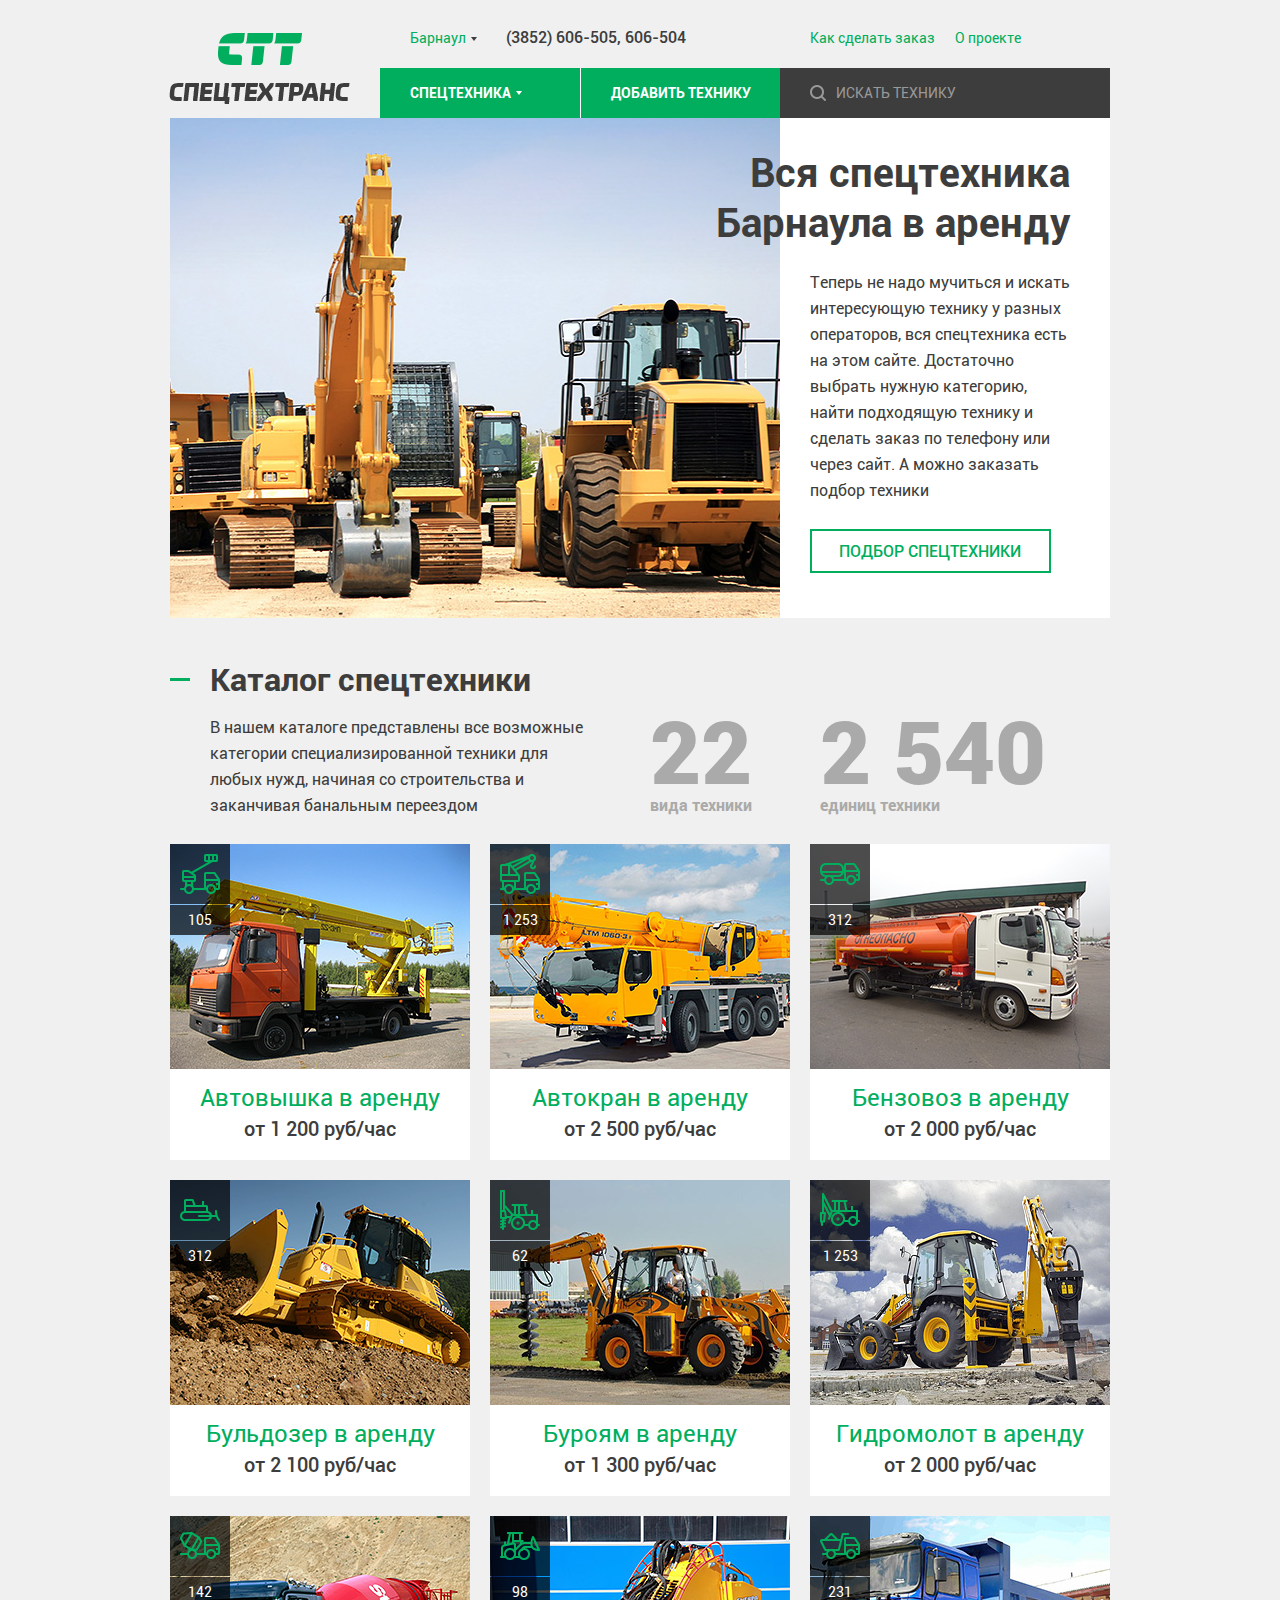
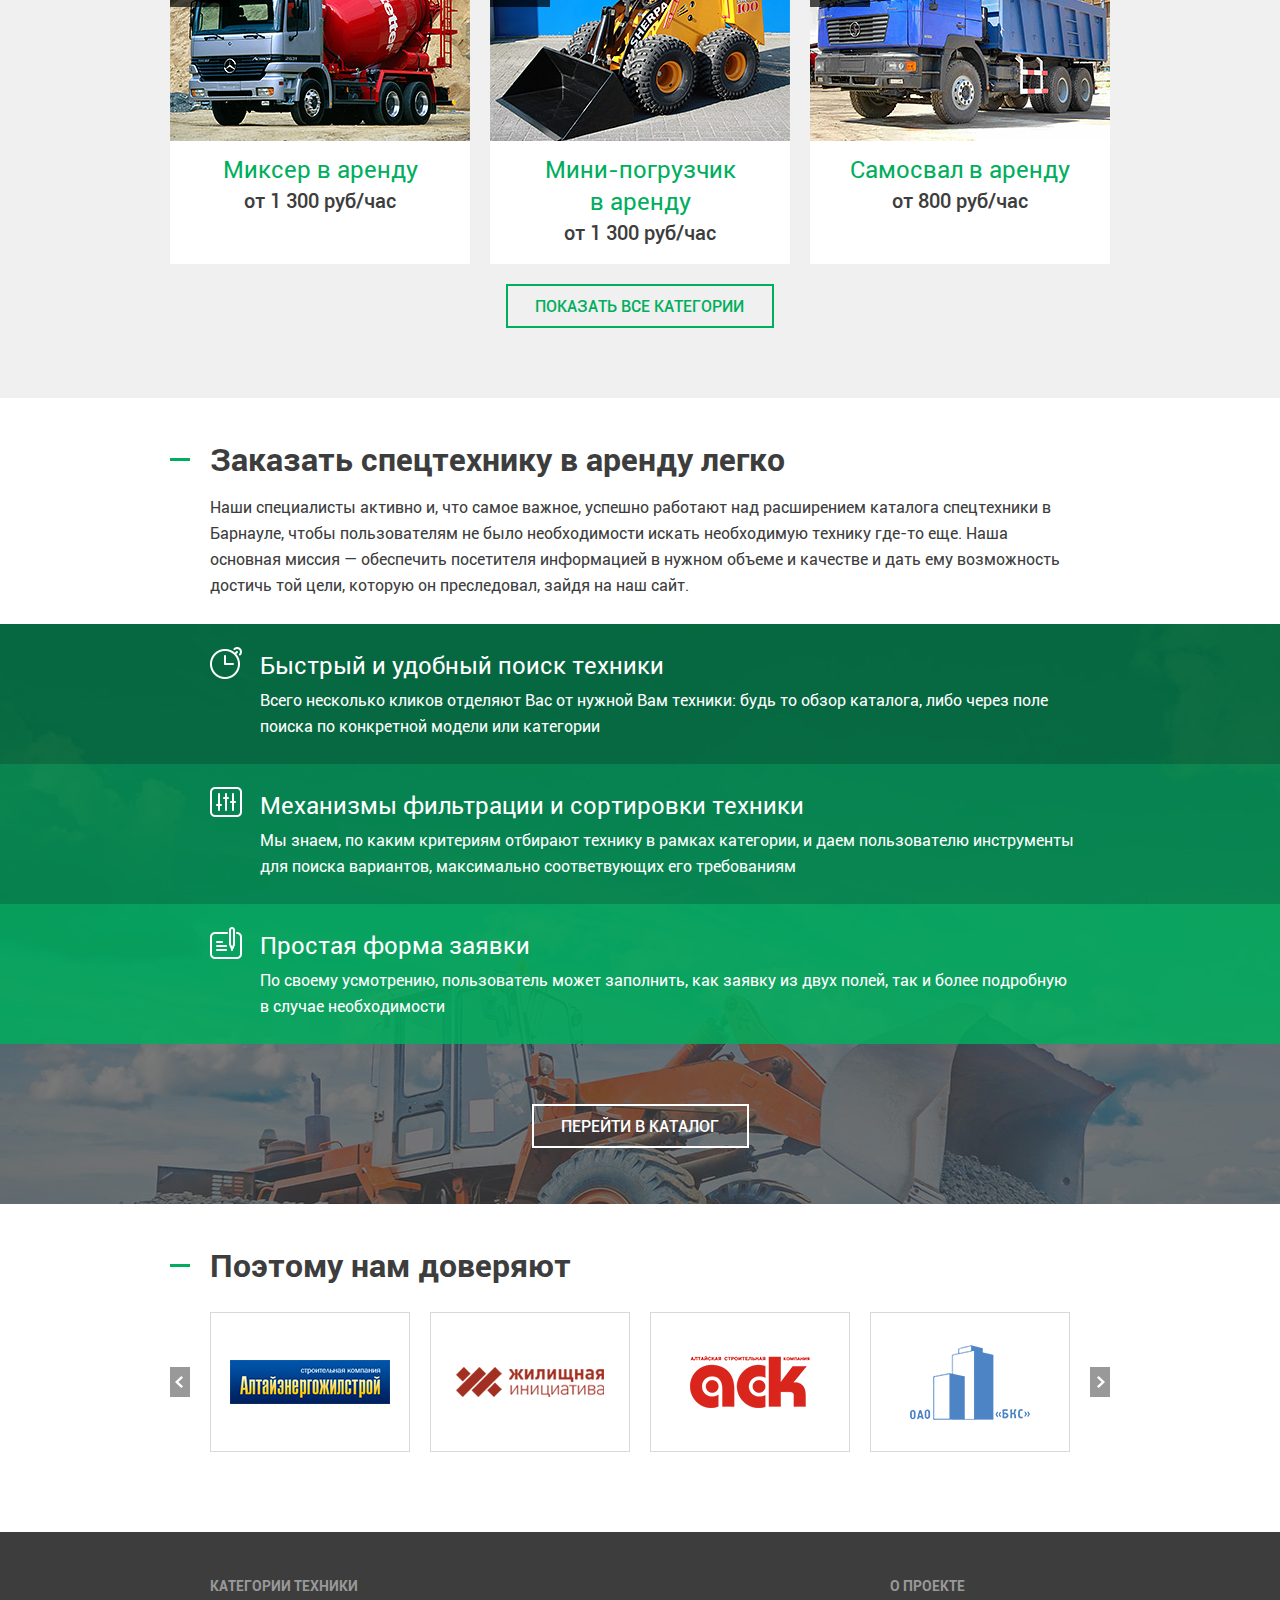
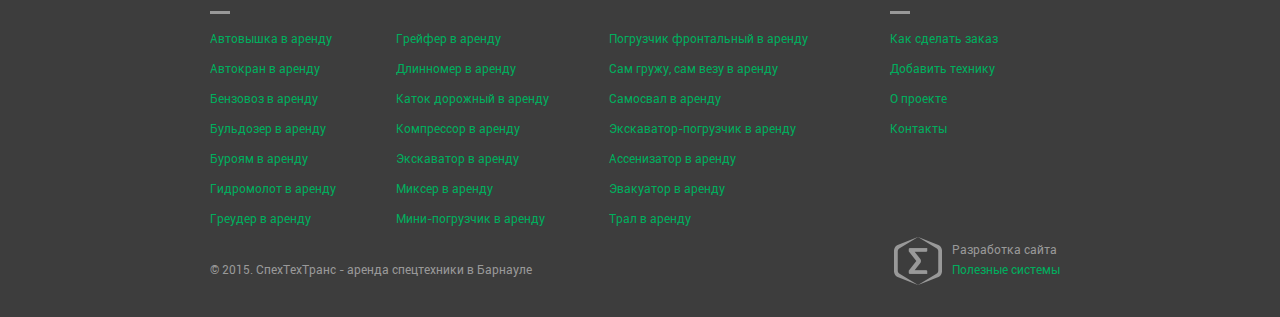
<file: index.html>
﻿<!DOCTYPE html>
<html>
<head>
	<title>Спецтехтранс</title>
	<meta charset="utf-8">
	<meta name="viewport" content="width=1320, user-scalable=yes">
	<!--<link href="./favicon.ico" rel="shortcut icon">-->
	<link href="./css/style.css" rel="stylesheet">
	<!--[if IE 8]>
		<script src="http://html5shiv.googlecode.com/svn/trunk/html5.js"></script> 
	<![endif]-->
</head>
<body>
	<div class="wrapper">
		<header>
			<img src="./img/logo.png" width="181" height="71" class="logo" alt="">
			<img src="./img/logo-mini.png" width="84" height="32" class="logo-mini" alt="">
			<div class="contacts">
				<h5>Барнаул</h5>
				<h3>(3852) 606-505, 606-504</h3>
			</div>
			<ul class="nav">
				<li><a href="#">Как сделать заказ</a></li>
				<li><a href="#">О проекте</a></li>
			</ul>
			<ul class="menu">
				<li class="sub">
					<a href="#"><span>Спецтехника</span></a>
					<ul>
						<li>
							<a href="#">
								<div>
									<img src="./img/submenu_icon1.png" width="100" height="40" alt="">
								</div>
								<span>Автовышка</span>
							</a>
						</li>
						<li>
							<a href="#">
								<div>
									<img src="./img/submenu_icon2.png" width="100" height="40" alt="">
								</div>
								<span>Автокран</span>
							</a>
						</li>
						<li>
							<a href="#">
								<div>
									<img src="./img/submenu_icon3.png" width="100" height="40" alt="">
								</div>
								<span>Бензовоз</span>
							</a>
						</li>
						<li>
							<a href="#">
								<div>
									<img src="./img/submenu_icon4.png" width="100" height="40" alt="">
								</div>
								<span>Бульдозер</span>
							</a>
						</li>
						<li>
							<a href="#">
								<div>
									<img src="./img/submenu_icon5.png" width="100" height="40" alt="">
								</div>
								<span>Буроям</span>
							</a>
						</li>
						<li>
							<a href="#">
								<div>
									<img src="./img/submenu_icon6.png" width="100" height="40" alt="">
								</div>
								<span>Гидромолот</span>
							</a>
						</li>
						<li>
							<a href="#">
								<div>
									<img src="./img/submenu_icon7.png" width="100" height="40" alt="">
								</div>
								<span>Грейдер</span>
							</a>
						</li>
						<li>
							<a href="#">
								<div>
									<img src="./img/submenu_icon8.png" width="100" height="40" alt="">
								</div>
								<span>Грейфер</span>
							</a>
						</li>
						<li>
							<a href="#">
								<div>
									<img src="./img/submenu_icon9.png" width="100" height="40" alt="">
								</div>
								<span>Длинномер</span>
							</a>
						</li>
						<li>
							<a href="#">
								<div>
									<img src="./img/submenu_icon10.png" width="100" height="40" alt="">
								</div>
								<span>Каток дорожный</span>
							</a>
						</li>
						<li>
							<a href="#">
								<div>
									<img src="./img/submenu_icon11.png" width="100" height="40" alt="">
								</div>
								<span>Компрессор</span>
							</a>
						</li>
						<li>
							<a href="#">
								<div>
									<img src="./img/submenu_icon12.png" width="100" height="40" alt="">
								</div>
								<span>Экскаватор</span>
							</a>
						</li>
						<li>
							<a href="#">
								<div>
									<img src="./img/submenu_icon13.png" width="100" height="40" alt="">
								</div>
								<span>Миксер</span>
							</a>
						</li>
						<li>
							<a href="#">
								<div>
									<img src="./img/submenu_icon14.png" width="100" height="40" alt="">
								</div>
								<span>Мини-погрузчик</span>
							</a>
						</li>
						<li>
							<a href="#">
								<div>
									<img src="./img/submenu_icon15.png" width="100" height="40" alt="">
								</div>
								<span>Погрузчик фронтальный</span>
							</a>
						</li>
						<li>
							<a href="#">
								<div>
									<img src="./img/submenu_icon16.png" width="100" height="40" alt="">
								</div>
								<span>Сам гружу, сам везу</span>
							</a>
						</li>
						<li>
							<a href="#">
								<div>
									<img src="./img/submenu_icon17.png" width="100" height="40" alt="">
								</div>
								<span>Самосвал</span>
							</a>
						</li>
						<li>
							<a href="#">
								<div>
									<img src="./img/submenu_icon18.png" width="100" height="40" alt="">
								</div>
								<span>Экскаватор-погрузчик</span>
							</a>
						</li>
						<li>
							<a href="#">
								<div>
									<img src="./img/submenu_icon19.png" width="100" height="40" alt="">
								</div>
								<span>Ассенизатор</span>
							</a>
						</li>
						<li>
							<a href="#">
								<div>
									<img src="./img/submenu_icon20.png" width="100" height="40" alt="">
								</div>
								<span>Эвакуатор</span>
							</a>
						</li>
					</ul>
				</li>
				<li><a href="#">Добавить технику</a></li>
			</ul>
			<div class="search">
				<input type="text" placeholder="Искать технику">
			</div>
		</header>
		<section class="introduction">
			<h1>Вся спецтехника Барнаула в аренду</h1>
			<p>Теперь не надо мучиться и искать интересующую технику у разных операторов, вся спецтехника есть на этом сайте. Достаточно выбрать нужную категорию, найти подходящую технику и сделать заказ по телефону или через сайт. А можно заказать подбор техники</p>
			<button>Подбор спецтехники</button>
		</section>
		<section class="catalog">
			<h3>Каталог спецтехники</h3>
			<div class="information">
				<div>
					<p>В нашем каталоге представлены все возможные категории специализированной техники для любых нужд, начиная со строительства и заканчивая банальным переездом</p>
				</div>
				<ul>
					<li>
						<h5>22</h5>
						<p>вида техники</p>
					</li>
					<li>
						<h5>2 540</h5>
						<p>единиц техники</p>
					</li>
				</ul>
			</div>
			<div class="grid">
				<ul>
					<li data-card="1">
						<div class="type">
							<div>
								<img src="./img/type1_icon.png" width="60" height="120" alt="">
							</div>
							<p>105</p>
						</div>
						<div class="photo">
							<img src="./pic/grid1.jpg" width="300" height="225" alt="">
						</div>
						<h4>Автовышка в аренду</h4>
						<h6>от 1 200 руб/час</h6>
					</li>
					<li data-card="1">
						<div class="type">
							<div>
								<img src="./img/type2_icon.png" width="60" height="120" alt="">
							</div>
							<p>1 253</p>
						</div>
						<div class="photo">
							<img src="./pic/grid2.jpg" width="300" height="225" alt="">
						</div>
						<h4>Автокран в аренду</h4>
						<h6>от 2 500 руб/час</h6>
					</li>
					<li data-card="1">
						<div class="type">
							<div>
								<img src="./img/type3_icon.png" width="60" height="120" alt="">
							</div>
							<p>312</p>
						</div>
						<div class="photo">
							<img src="./pic/grid3.jpg" width="300" height="225" alt="">
						</div>
						<h4>Бензовоз в аренду</h4>
						<h6>от 2 000 руб/час</h6>
					</li>
					<li data-card="1">
						<div class="type">
							<div>
								<img src="./img/type4_icon.png" width="60" height="120" alt="">
							</div>
							<p>312</p>
						</div>
						<div class="photo">
							<img src="./pic/grid4.jpg" width="300" height="225" alt="">
						</div>
						<h4>Бульдозер в аренду</h4>
						<h6>от 2 100 руб/час</h6>
					</li>
					<li data-card="1">
						<div class="type">
							<div>
								<img src="./img/type5_icon.png" width="60" height="120" alt="">
							</div>
							<p>62</p>
						</div>
						<div class="photo">
							<img src="./pic/grid5.jpg" width="300" height="225" alt="">
						</div>
						<h4>Буроям в аренду</h4>
						<h6>от 1 300 руб/час</h6>
					</li>
					<li data-card="1">
						<div class="type">
							<div>
								<img src="./img/type6_icon.png" width="60" height="120" alt="">
							</div>
							<p>1 253</p>
						</div>
						<div class="photo">
							<img src="./pic/grid6.jpg" width="300" height="225" alt="">
						</div>
						<h4>Гидромолот в аренду</h4>
						<h6>от 2 000 руб/час</h6>
					</li>
					<li data-card="1">
						<div class="type">
							<div>
								<img src="./img/type7_icon.png" width="60" height="120" alt="">
							</div>
							<p>142</p>
						</div>
						<div class="photo">
							<img src="./pic/grid7.jpg" width="300" height="225" alt="">
						</div>
						<h4>Миксер в аренду</h4>
						<h6>от 1 300 руб/час</h6>
					</li>
					<li data-card="1">
						<div class="type">
							<div>
								<img src="./img/type8_icon.png" width="60" height="120" alt="">
							</div>
							<p>98</p>
						</div>
						<div class="photo">
							<img src="./pic/grid8.jpg" width="300" height="225" alt="">
						</div>
						<h4>Мини-погрузчик<br> в аренду</h4>
						<h6>от 1 300 руб/час</h6>
					</li>
					<li data-card="1">
						<div class="type">
							<div>
								<img src="./img/type9_icon.png" width="60" height="120" alt="">
							</div>
							<p>231</p>
						</div>
						<div class="photo">
							<img src="./pic/grid9.jpg" width="300" height="225" alt="">
						</div>
						<h4>Самосвал в аренду</h4>
						<h6>от 800 руб/час</h6>
					</li>
				</ul>
				<div class="card" data-element="1">
					<div class="gallery">
						<div class="big">
							<img src="./pic/big1.jpg" width="500" height="375" data-big="1" alt="">
							<img src="./pic/big2.jpg" width="500" height="375" data-big="2" alt="">
							<img src="./pic/big1.jpg" width="500" height="375" data-big="3" alt="">
						</div>
						<div class="preview">
							<img src="./pic/preview1.jpg" width="92" height="69" data-preview="1" alt="">
							<img src="./pic/preview1.jpg" width="92" height="69" data-preview="2" alt="">
							<img src="./pic/preview1.jpg" width="92" height="69" data-preview="3" alt="">
						</div>
					</div>
					<div class="information">
						<h4>МАЗ ПМС-22</h4>
						<p>Вылет стрелы: <strong>11.5 м</strong></p>
						<p>Высота подъема: <strong>22 м</strong></p>
						<p>Грузоподъемность: <strong>250 кг</strong></p>
						<p>Тип подъемника: <strong>телескопический</strong></p>
						<h5 class="price">900 руб/час <span>Заказать online</span></h5>
						<div class="phone">
							<h5>+7 (XXX) XXX-XX-XX</h5>
							<p><a href="#">показать телефон</a></p>
						</div>
						<div class="more">
							<h6>Дополнительная информация:</h6>
							<p>Угол поворота стрелы 360° (не ограничен)</p>
							<p>Угол поворота люльки 45°</p>
						</div>
					</div>
				</div>
				<button>Показать все категории</button>
			</div>
		</section>
		<section class="steps">
			<div class="information">
				<div>
					<h3>Заказать спецтехнику в аренду легко</h3>
					<p>Наши специалисты активно и, что самое важное, успешно работают над расширением каталога спецтехники в Барнауле, чтобы пользователям не было необходимости искать необходимую технику где-то еще. Наша основная миссия — обеспечить посетителя информацией в нужном объеме и качестве и дать ему возможность достичь той цели, которую он преследовал, зайдя на наш сайт.</p>
				</div>
			</div>
			<ul>
				<li>
					<div>
						<img src="./img/step1_icon.png" width="32" height="32" alt="">
						<h5>Быстрый и удобный поиск техники</h5>
						<p>Всего несколько кликов отделяют Вас от нужной Вам техники: будь то обзор каталога, либо через поле поиска по конкретной модели или категории</p>
					</div>
				</li>
				<li>
					<div>
						<img src="./img/step2_icon.png" width="32" height="30" alt="">
						<h5>Механизмы фильтрации и сортировки техники</h5>
						<p>Мы знаем, по каким критериям отбирают технику в рамках категории, и даем пользователю инструменты для поиска вариантов, максимально соответвующих его требованиям</p>
					</div>
				</li>
				<li>
					<div>
						<img src="./img/step3_icon.png" width="32" height="32" alt="">
						<h5>Простая форма заявки</h5>
						<p>По своему усмотрению, пользователь может заполнить, как заявку из двух полей, так и более подробную<br> в случае необходимости</p>
					</div>
				</li>
				<li class="button">
					<button>Перейти в каталог</button>
				</li>
			</ul>
		</section>
		<section class="clients">
			<div>
				<h3>Поэтому нам доверяют</h3>
				<ul class="carousel">
					<li>
						<a href="#"><img src="./pic/client1.png" width="160" height="44" alt=""></a>
					</li>
					<li>
						<a href="#"><img src="./pic/client2.png" width="148" height="30" alt=""></a>
					</li>
					<li>
						<a href="#"><img src="./pic/client3.png" width="120" height="52" alt=""></a>
					</li>
					<li>
						<a href="#"><img src="./pic/client4.png" width="120" height="75" alt=""></a>
					</li>
					<li>
						<a href="#"><img src="./pic/client1.png" width="160" height="44" alt=""></a>
					</li>
					<li>
						<a href="#"><img src="./pic/client2.png" width="148" height="30" alt=""></a>
					</li>
					<li>
						<a href="#"><img src="./pic/client3.png" width="120" height="52" alt=""></a>
					</li>
					<li>
						<a href="#"><img src="./pic/client4.png" width="120" height="75" alt=""></a>
					</li>
				</ul>
			</div>
		</section>
		<div class="clear"></div>
	</div>
	<footer>
		<div>
			<div class="list">
				<h4>Категории техники</h4>
				<div class="temp">
					<p><a href="#">Автовышка в аренду</a></p>
					<p><a href="#">Автокран в аренду</a></p>
					<p><a href="#">Бензовоз в аренду</a></p>
					<p><a href="#">Бульдозер в аренду</a></p>
					<p><a href="#">Буроям в аренду</a></p>
					<p><a href="#">Гидромолот в аренду</a></p>
					<p><a href="#">Греудер в аренду</a></p>
					<p><a href="#">Грейфер в аренду</a></p>
					<p><a href="#">Длинномер в аренду</a></p>
					<p><a href="#">Каток дорожный в аренду</a></p>
					<p><a href="#">Компрессор в аренду</a></p>
					<p><a href="#">Экскаватор в аренду</a></p>
					<p><a href="#">Миксер в аренду</a></p>
					<p><a href="#">Мини-погрузчик в аренду</a></p>
					<p><a href="#">Погрузчик фронтальный в аренду</a></p>
					<p><a href="#">Сам гружу, сам везу в аренду</a></p>
					<p><a href="#">Самосвал в аренду</a></p>
					<p><a href="#">Экскаватор-погрузчик в аренду</a></p>
					<p><a href="#">Ассенизатор в аренду</a></p>
					<p><a href="#">Эвакуатор в аренду</a></p>
					<p><a href="#">Трал в аренду</a></p>
				</div>
			</div>
			<div class="about">
				<h4>О проекте</h4>
				<ul>
					<li><a href="#">Как сделать заказ</a></li>
					<li><a href="#">Добавить технику</a></li>
					<li><a href="#">О проекте</a></li>
					<li><a href="#">Контакты</a></li>
				</ul>
			</div>
			<h6>© 2015. СпехТехТранс - аренда спецтехники в Барнауле</h6>
			<h5>
				<a href="#"><img src="./img/author_logo.png" width="48" height="48" alt=""></a>
				Разработка сайта <span><a href="#">Полезные системы</a></span>
			</h5>
		</div>
	</footer>
	<script src="./js/jquery.js"></script>
	<script src="./js/jcarousel.js"></script>
	<script src="./js/dynamic.js"></script>
</body>
</html>
</file>
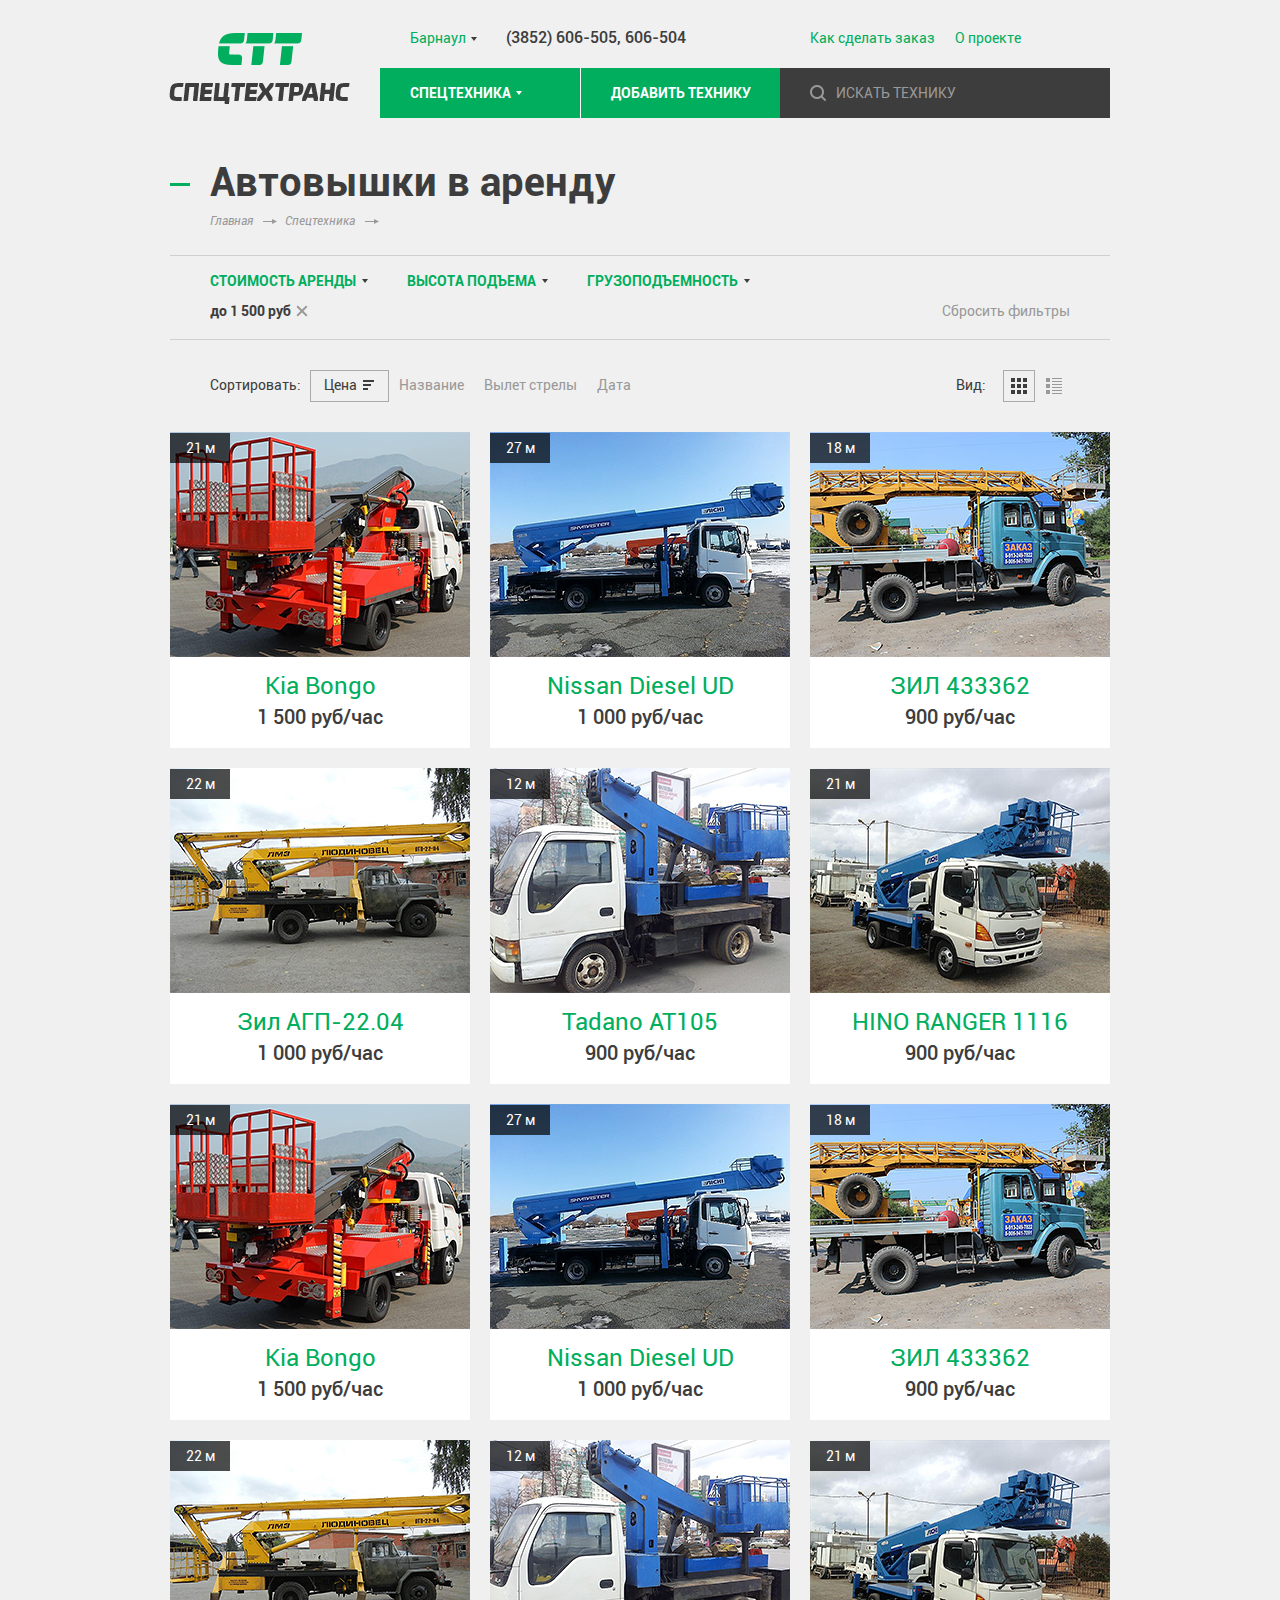
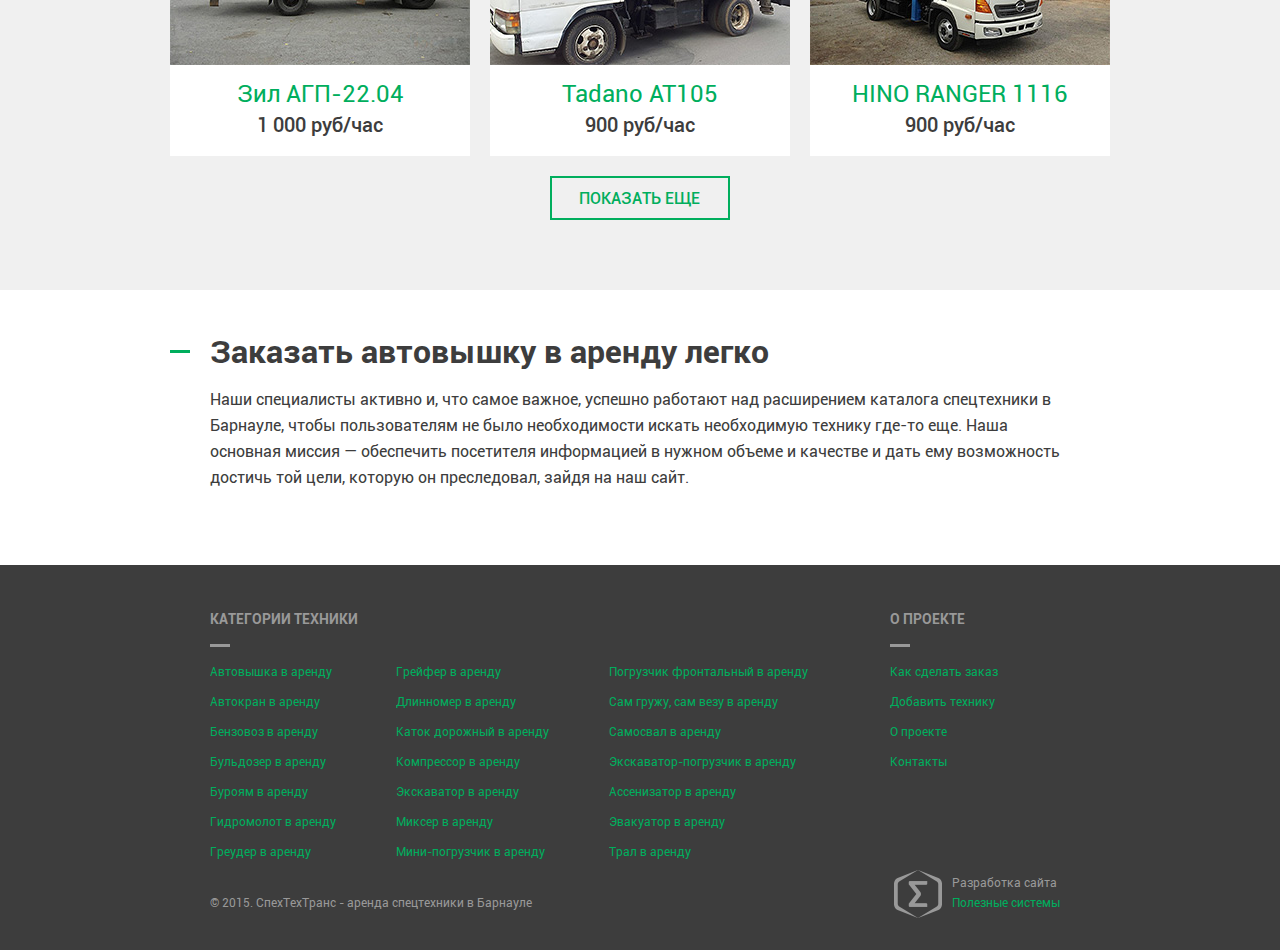
<file: category.html>
﻿<!DOCTYPE html>
<html>
<head>
	<title>Спецтехтранс</title>
	<meta charset="utf-8">
	<meta name="viewport" content="width=1320, user-scalable=yes">
	<!--<link href="./favicon.ico" rel="shortcut icon">-->
	<link href="./css/style.css" rel="stylesheet">
	<!--[if IE 8]>
		<script src="http://html5shiv.googlecode.com/svn/trunk/html5.js"></script> 
	<![endif]-->
</head>
<body>
	<div class="wrapper">
		<header>
			<img src="./img/logo.png" width="181" height="71" class="logo" alt="">
			<img src="./img/logo-mini.png" width="84" height="32" class="logo-mini" alt="">
			<div class="contacts">
				<h5>Барнаул</h5>
				<h3>(3852) 606-505, 606-504</h3>
			</div>
			<ul class="nav">
				<li><a href="#">Как сделать заказ</a></li>
				<li><a href="#">О проекте</a></li>
			</ul>
			<ul class="menu">
				<li class="sub">
					<a href="#"><span>Спецтехника</span></a>
					<ul>
						<li>
							<a href="#">
								<div>
									<img src="./img/submenu_icon1.png" width="100" height="40" alt="">
								</div>
								<span>Автовышка</span>
							</a>
						</li>
						<li>
							<a href="#">
								<div>
									<img src="./img/submenu_icon2.png" width="100" height="40" alt="">
								</div>
								<span>Автокран</span>
							</a>
						</li>
						<li>
							<a href="#">
								<div>
									<img src="./img/submenu_icon3.png" width="100" height="40" alt="">
								</div>
								<span>Бензовоз</span>
							</a>
						</li>
						<li>
							<a href="#">
								<div>
									<img src="./img/submenu_icon4.png" width="100" height="40" alt="">
								</div>
								<span>Бульдозер</span>
							</a>
						</li>
						<li>
							<a href="#">
								<div>
									<img src="./img/submenu_icon5.png" width="100" height="40" alt="">
								</div>
								<span>Буроям</span>
							</a>
						</li>
						<li>
							<a href="#">
								<div>
									<img src="./img/submenu_icon6.png" width="100" height="40" alt="">
								</div>
								<span>Гидромолот</span>
							</a>
						</li>
						<li>
							<a href="#">
								<div>
									<img src="./img/submenu_icon7.png" width="100" height="40" alt="">
								</div>
								<span>Грейдер</span>
							</a>
						</li>
						<li>
							<a href="#">
								<div>
									<img src="./img/submenu_icon8.png" width="100" height="40" alt="">
								</div>
								<span>Грейфер</span>
							</a>
						</li>
						<li>
							<a href="#">
								<div>
									<img src="./img/submenu_icon9.png" width="100" height="40" alt="">
								</div>
								<span>Длинномер</span>
							</a>
						</li>
						<li>
							<a href="#">
								<div>
									<img src="./img/submenu_icon10.png" width="100" height="40" alt="">
								</div>
								<span>Каток дорожный</span>
							</a>
						</li>
						<li>
							<a href="#">
								<div>
									<img src="./img/submenu_icon11.png" width="100" height="40" alt="">
								</div>
								<span>Компрессор</span>
							</a>
						</li>
						<li>
							<a href="#">
								<div>
									<img src="./img/submenu_icon12.png" width="100" height="40" alt="">
								</div>
								<span>Экскаватор</span>
							</a>
						</li>
						<li>
							<a href="#">
								<div>
									<img src="./img/submenu_icon13.png" width="100" height="40" alt="">
								</div>
								<span>Миксер</span>
							</a>
						</li>
						<li>
							<a href="#">
								<div>
									<img src="./img/submenu_icon14.png" width="100" height="40" alt="">
								</div>
								<span>Мини-погрузчик</span>
							</a>
						</li>
						<li>
							<a href="#">
								<div>
									<img src="./img/submenu_icon15.png" width="100" height="40" alt="">
								</div>
								<span>Погрузчик фронтальный</span>
							</a>
						</li>
						<li>
							<a href="#">
								<div>
									<img src="./img/submenu_icon16.png" width="100" height="40" alt="">
								</div>
								<span>Сам гружу, сам везу</span>
							</a>
						</li>
						<li>
							<a href="#">
								<div>
									<img src="./img/submenu_icon17.png" width="100" height="40" alt="">
								</div>
								<span>Самосвал</span>
							</a>
						</li>
						<li>
							<a href="#">
								<div>
									<img src="./img/submenu_icon18.png" width="100" height="40" alt="">
								</div>
								<span>Экскаватор-погрузчик</span>
							</a>
						</li>
						<li>
							<a href="#">
								<div>
									<img src="./img/submenu_icon19.png" width="100" height="40" alt="">
								</div>
								<span>Ассенизатор</span>
							</a>
						</li>
						<li>
							<a href="#">
								<div>
									<img src="./img/submenu_icon20.png" width="100" height="40" alt="">
								</div>
								<span>Эвакуатор</span>
							</a>
						</li>
					</ul>
				</li>
				<li><a href="#">Добавить технику</a></li>
			</ul>
			<div class="search">
				<input type="text" placeholder="Искать технику">
			</div>
		</header>
		<section class="title">
			<h1>Автовышки в аренду</h1>
			<ul class="breadcrumbs">
				<li><a href="#">Главная</a></li>
				<li><a href="#">Спецтехника</a></li>
			</ul>
			<div class="filter">
				<ul>
					<li>
						<span>Стоимость аренды</span>
						<h5>
							<span>до 1 500 руб<em class="remove"></em></span>
						</h5>
						<div data-min="500" data-max="10000" data-from="500" data-to="3000" data-step="50">
							<div>
								<div class="range-slider">
									<h6 class="min"></h6>
									<h6 class="max"></h6>
									<div></div>
								</div>
								<p>
									<span>от</span>
									<input type="text" class="from">
									<span>до</span>
									<input type="text" class="to">
									<span>руб.</span>
								</p>
 							</div>
						</div>
					</li>
					<li>
						<span>Высота подъема</span>
						<div data-min="10" data-max="200" data-from="10" data-to="100" data-step="1">
							<div>
								<div class="range-slider">
									<h6 class="min"></h6>
									<h6 class="max"></h6>
									<div></div>
								</div>
								<p>
									<span>от</span>
									<input type="text" class="from">
									<span>до</span>
									<input type="text" class="to">
									<span>м</span>
								</p>
 							</div>
						</div>
					</li>
					<li>
						<span>Грузоподъемность</span>
						<div data-min="150" data-max="250" data-from="150" data-to="190" data-step="1">
							<div>
								<div class="range-slider">
									<h6 class="min"></h6>
									<h6 class="max"></h6>
									<div></div>
								</div>
								<p>
									<span>от</span>
									<input type="text" class="from">
									<span>до</span>
									<input type="text" class="to">
									<span>кг</span>
								</p>
 							</div>
						</div>
					</li>
				</ul>
				<h6 class="clear"><span>Сбросить фильтры</span></h6>
			</div>
			<div class="sort">
				<div class="order">
					<h6>Сортировать:</h6>
					<ul>
						<li>Цена</li>
						<li>Название</li>
						<li>Вылет стрелы</li>
						<li>Дата</li>
					</ul>
				</div>
				<div class="view">
					<h6>Вид:</h6>
					<ul>
						<li class="grid-view"></li>
						<li class="list-view"></li>
					</ul>
				</div>
			</div>
		</section>
		<section class="catalog">
			<div class="grid">
				<ul>
					<li data-card="1">
						<div class="type">
							<p>21 м</p>
						</div>
						<div class="photo">
							<img src="./pic/category1.jpg" width="300" height="225" alt="">
						</div>
						<h4>Kia Bongo</h4>
						<h6>1 500 руб/час</h6>
					</li>
					<li data-card="1">
						<div class="type">
							<p>27 м</p>
						</div>
						<div class="photo">
							<img src="./pic/category2.jpg" width="300" height="225" alt="">
						</div>
						<h4>Nissan Diesel UD</h4>
						<h6>1 000 руб/час</h6>
					</li>
					<li data-card="1">
						<div class="type">
							<p>18 м</p>
						</div>
						<div class="photo">
							<img src="./pic/category3.jpg" width="300" height="225" alt="">
						</div>
						<h4>ЗИЛ 433362</h4>
						<h6>900 руб/час</h6>
					</li>
					<li data-card="1">
						<div class="type">
							<p>22 м</p>
						</div>
						<div class="photo">
							<img src="./pic/category4.jpg" width="300" height="225" alt="">
						</div>
						<h4>Зил АГП-22.04</h4>
						<h6>1 000 руб/час</h6>
					</li>
					<li data-card="1">
						<div class="type">
							<p>12 м</p>
						</div>
						<div class="photo">
							<img src="./pic/category5.jpg" width="300" height="225" alt="">
						</div>
						<h4>Tadano AT105</h4>
						<h6>900 руб/час</h6>
					</li>
					<li data-card="1">
						<div class="type">
							<p>21 м</p>
						</div>
						<div class="photo">
							<img src="./pic/category6.jpg" width="300" height="225" alt="">
						</div>
						<h4>HINO RANGER 1116</h4>
						<h6>900 руб/час</h6>
					</li>
					<li data-card="1">
						<div class="type">
							<p>21 м</p>
						</div>
						<div class="photo">
							<img src="./pic/category1.jpg" width="300" height="225" alt="">
						</div>
						<h4>Kia Bongo</h4>
						<h6>1 500 руб/час</h6>
					</li>
					<li data-card="1">
						<div class="type">
							<p>27 м</p>
						</div>
						<div class="photo">
							<img src="./pic/category2.jpg" width="300" height="225" alt="">
						</div>
						<h4>Nissan Diesel UD</h4>
						<h6>1 000 руб/час</h6>
					</li>
					<li data-card="1">
						<div class="type">
							<p>18 м</p>
						</div>
						<div class="photo">
							<img src="./pic/category3.jpg" width="300" height="225" alt="">
						</div>
						<h4>ЗИЛ 433362</h4>
						<h6>900 руб/час</h6>
					</li>
					<li data-card="1">
						<div class="type">
							<p>22 м</p>
						</div>
						<div class="photo">
							<img src="./pic/category4.jpg" width="300" height="225" alt="">
						</div>
						<h4>Зил АГП-22.04</h4>
						<h6>1 000 руб/час</h6>
					</li>
					<li data-card="1">
						<div class="type">
							<p>12 м</p>
						</div>
						<div class="photo">
							<img src="./pic/category5.jpg" width="300" height="225" alt="">
						</div>
						<h4>Tadano AT105</h4>
						<h6>900 руб/час</h6>
					</li>
					<li data-card="1">
						<div class="type">
							<p>21 м</p>
						</div>
						<div class="photo">
							<img src="./pic/category6.jpg" width="300" height="225" alt="">
						</div>
						<h4>HINO RANGER 1116</h4>
						<h6>900 руб/час</h6>
					</li>
				</ul>
				<div class="card" data-element="1">
					<div class="gallery">
						<div class="big">
							<img src="./pic/big1.jpg" width="500" height="375" data-big="1" alt="">
							<img src="./pic/big2.jpg" width="500" height="375" data-big="2" alt="">
							<img src="./pic/big1.jpg" width="500" height="375" data-big="3" alt="">
						</div>
						<div class="preview">
							<img src="./pic/preview1.jpg" width="92" height="69" data-preview="1" alt="">
							<img src="./pic/preview1.jpg" width="92" height="69" data-preview="2" alt="">
							<img src="./pic/preview1.jpg" width="92" height="69" data-preview="3" alt="">
						</div>
					</div>
					<div class="information">
						<h4>МАЗ ПМС-22</h4>
						<p>Вылет стрелы: <strong>11.5 м</strong></p>
						<p>Высота подъема: <strong>22 м</strong></p>
						<p>Грузоподъемность: <strong>250 кг</strong></p>
						<p>Тип подъемника: <strong>телескопический</strong></p>
						<h5 class="price">900 руб/час <span>Заказать online</span></h5>
						<div class="phone hidden">
							<h5 data-phone="+7 (433) 453-34-23">+7 (XXX) XXX-XX-XX</h5>
							<p><span>показать телефон</span></p>
						</div>
						<div class="more">
							<h6>Дополнительная информация:</h6>
							<p>Угол поворота стрелы 360° (не ограничен)</p>
							<p>Угол поворота люльки 45°</p>
						</div>
					</div>
				</div>
				<button>Показать еще</button>
			</div>
		</section>
		<section class="steps">
			<div class="information">
				<div>
					<h3>Заказать автовышку в аренду легко </h3>
					<p>Наши специалисты активно и, что самое важное, успешно работают над расширением каталога спецтехники в Барнауле, чтобы пользователям не было необходимости искать необходимую технику где-то еще. Наша основная миссия — обеспечить посетителя информацией в нужном объеме и качестве и дать ему возможность достичь той цели, которую он преследовал, зайдя на наш сайт.</p>
				</div>
			</div>
		</section>
		<div class="clear"></div>
	</div>
	<footer>
		<div>
			<div class="list">
				<h4>Категории техники</h4>
				<div class="temp">
					<p><a href="#">Автовышка в аренду</a></p>
					<p><a href="#">Автокран в аренду</a></p>
					<p><a href="#">Бензовоз в аренду</a></p>
					<p><a href="#">Бульдозер в аренду</a></p>
					<p><a href="#">Буроям в аренду</a></p>
					<p><a href="#">Гидромолот в аренду</a></p>
					<p><a href="#">Греудер в аренду</a></p>
					<p><a href="#">Грейфер в аренду</a></p>
					<p><a href="#">Длинномер в аренду</a></p>
					<p><a href="#">Каток дорожный в аренду</a></p>
					<p><a href="#">Компрессор в аренду</a></p>
					<p><a href="#">Экскаватор в аренду</a></p>
					<p><a href="#">Миксер в аренду</a></p>
					<p><a href="#">Мини-погрузчик в аренду</a></p>
					<p><a href="#">Погрузчик фронтальный в аренду</a></p>
					<p><a href="#">Сам гружу, сам везу в аренду</a></p>
					<p><a href="#">Самосвал в аренду</a></p>
					<p><a href="#">Экскаватор-погрузчик в аренду</a></p>
					<p><a href="#">Ассенизатор в аренду</a></p>
					<p><a href="#">Эвакуатор в аренду</a></p>
					<p><a href="#">Трал в аренду</a></p>
				</div>
			</div>
			<div class="about">
				<h4>О проекте</h4>
				<ul>
					<li><a href="#">Как сделать заказ</a></li>
					<li><a href="#">Добавить технику</a></li>
					<li><a href="#">О проекте</a></li>
					<li><a href="#">Контакты</a></li>
				</ul>
			</div>
			<h6>© 2015. СпехТехТранс - аренда спецтехники в Барнауле</h6>
			<h5>
				<a href="#"><img src="./img/author_logo.png" width="48" height="48" alt=""></a>
				Разработка сайта <span><a href="#">Полезные системы</a></span>
			</h5>
		</div>
	</footer>
	<script src="./js/jquery.js"></script>
	<script src="./js/jquery-ui.js"></script>
	<script src="./js/jcarousel.js"></script>
	<script src="./js/dynamic.js"></script>
</body>
</html>
</file>
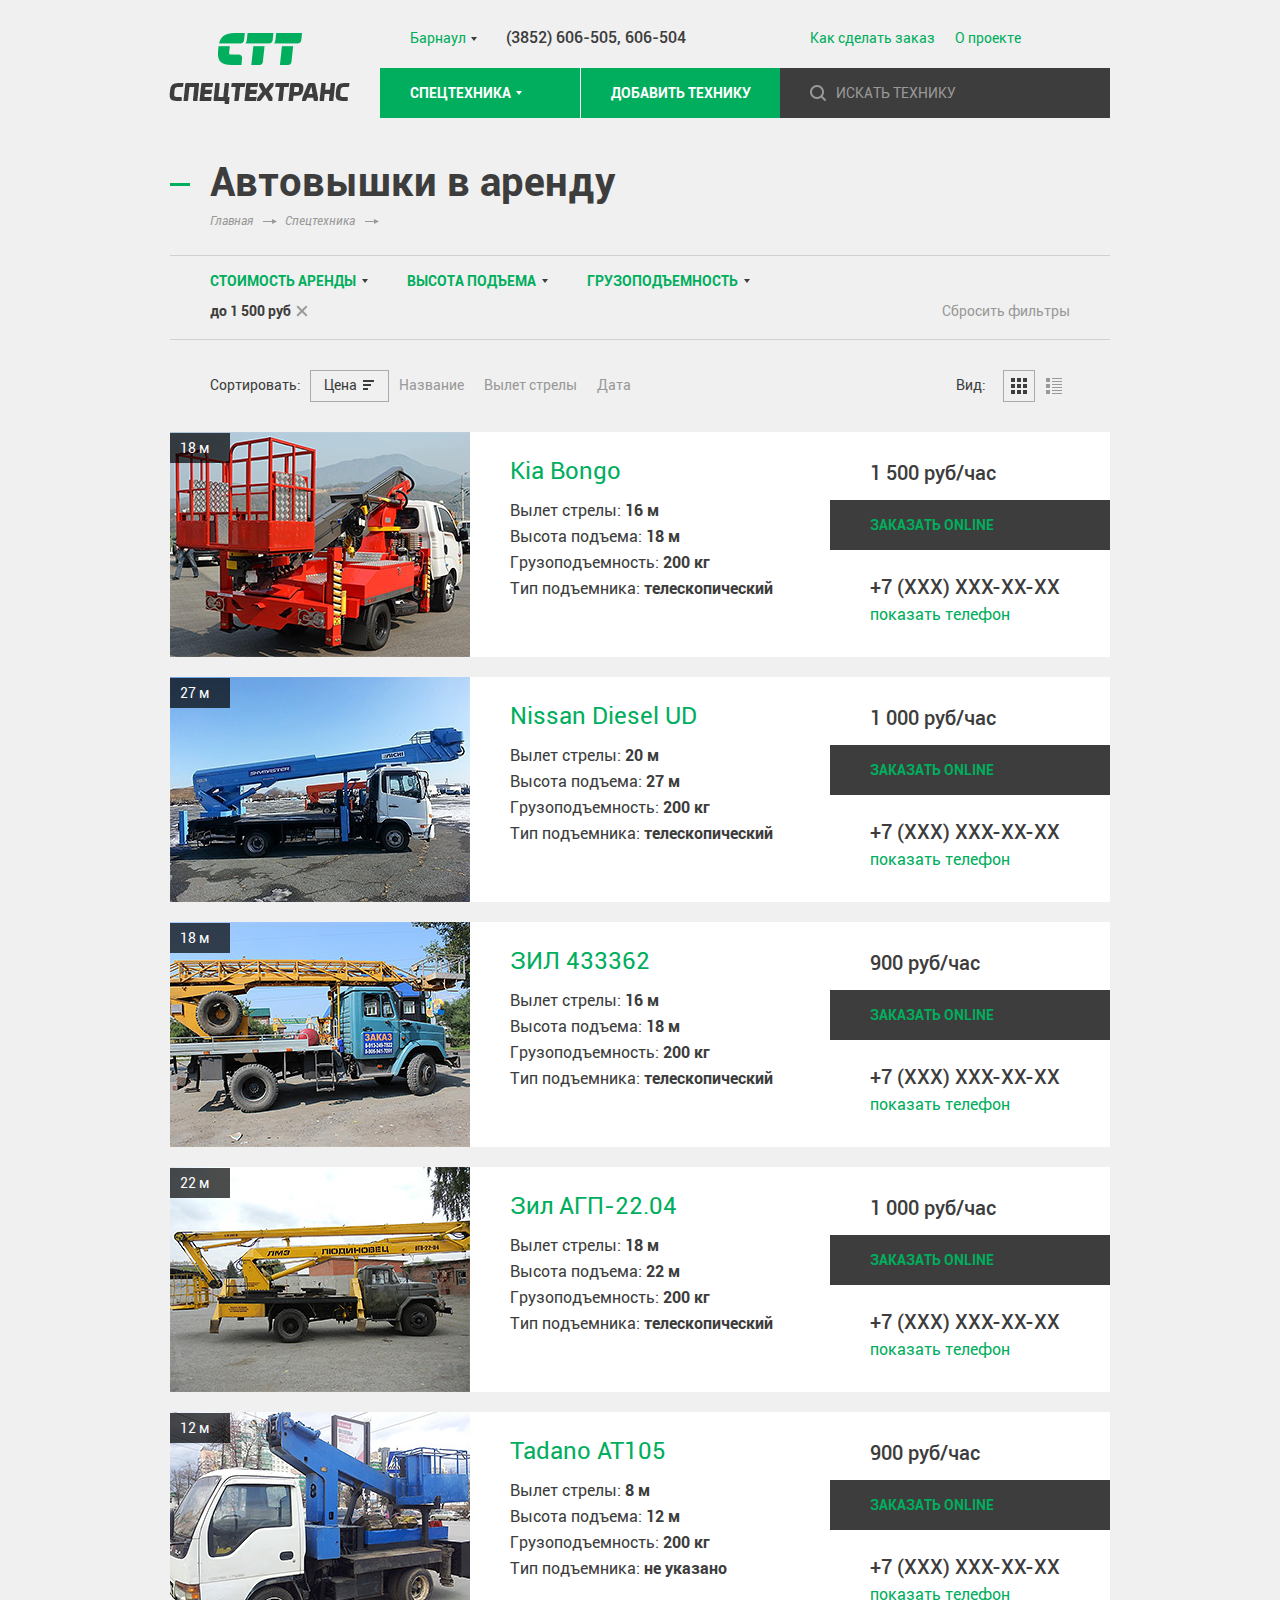
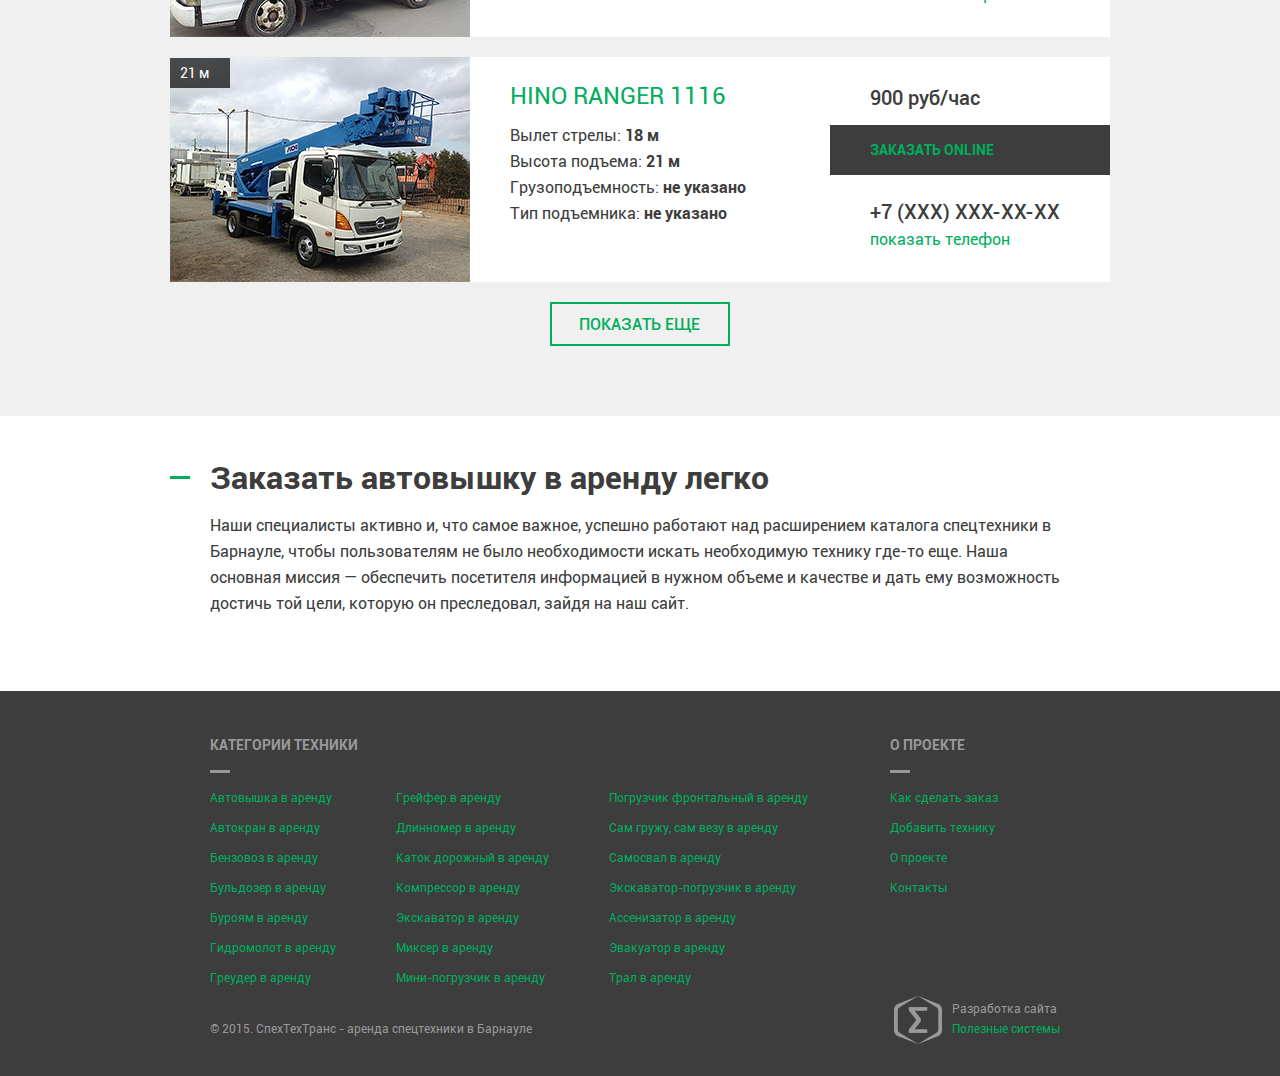
<file: list1.html>
﻿<!DOCTYPE html>
<html>
<head>
	<title>Спецтехтранс</title>
	<meta charset="utf-8">
	<meta name="viewport" content="width=1320, user-scalable=yes">
	<!--<link href="./favicon.ico" rel="shortcut icon">-->
	<link href="./css/style.css" rel="stylesheet">
	<!--[if IE 8]>
		<script src="http://html5shiv.googlecode.com/svn/trunk/html5.js"></script> 
	<![endif]-->
</head>
<body>
	<div class="wrapper">
		<header>
			<img src="./img/logo.png" width="181" height="71" class="logo" alt="">
			<img src="./img/logo-mini.png" width="84" height="32" class="logo-mini" alt="">
			<div class="contacts">
				<h5>Барнаул</h5>
				<h3>(3852) 606-505, 606-504</h3>
			</div>
			<ul class="nav">
				<li><a href="#">Как сделать заказ</a></li>
				<li><a href="#">О проекте</a></li>
			</ul>
			<ul class="menu">
				<li class="sub">
					<a href="#"><span>Спецтехника</span></a>
					<ul>
						<li>
							<a href="#">
								<div>
									<img src="./img/submenu_icon1.png" width="100" height="40" alt="">
								</div>
								<span>Автовышка</span>
							</a>
						</li>
						<li>
							<a href="#">
								<div>
									<img src="./img/submenu_icon2.png" width="100" height="40" alt="">
								</div>
								<span>Автокран</span>
							</a>
						</li>
						<li>
							<a href="#">
								<div>
									<img src="./img/submenu_icon3.png" width="100" height="40" alt="">
								</div>
								<span>Бензовоз</span>
							</a>
						</li>
						<li>
							<a href="#">
								<div>
									<img src="./img/submenu_icon4.png" width="100" height="40" alt="">
								</div>
								<span>Бульдозер</span>
							</a>
						</li>
						<li>
							<a href="#">
								<div>
									<img src="./img/submenu_icon5.png" width="100" height="40" alt="">
								</div>
								<span>Буроям</span>
							</a>
						</li>
						<li>
							<a href="#">
								<div>
									<img src="./img/submenu_icon6.png" width="100" height="40" alt="">
								</div>
								<span>Гидромолот</span>
							</a>
						</li>
						<li>
							<a href="#">
								<div>
									<img src="./img/submenu_icon7.png" width="100" height="40" alt="">
								</div>
								<span>Грейдер</span>
							</a>
						</li>
						<li>
							<a href="#">
								<div>
									<img src="./img/submenu_icon8.png" width="100" height="40" alt="">
								</div>
								<span>Грейфер</span>
							</a>
						</li>
						<li>
							<a href="#">
								<div>
									<img src="./img/submenu_icon9.png" width="100" height="40" alt="">
								</div>
								<span>Длинномер</span>
							</a>
						</li>
						<li>
							<a href="#">
								<div>
									<img src="./img/submenu_icon10.png" width="100" height="40" alt="">
								</div>
								<span>Каток дорожный</span>
							</a>
						</li>
						<li>
							<a href="#">
								<div>
									<img src="./img/submenu_icon11.png" width="100" height="40" alt="">
								</div>
								<span>Компрессор</span>
							</a>
						</li>
						<li>
							<a href="#">
								<div>
									<img src="./img/submenu_icon12.png" width="100" height="40" alt="">
								</div>
								<span>Экскаватор</span>
							</a>
						</li>
						<li>
							<a href="#">
								<div>
									<img src="./img/submenu_icon13.png" width="100" height="40" alt="">
								</div>
								<span>Миксер</span>
							</a>
						</li>
						<li>
							<a href="#">
								<div>
									<img src="./img/submenu_icon14.png" width="100" height="40" alt="">
								</div>
								<span>Мини-погрузчик</span>
							</a>
						</li>
						<li>
							<a href="#">
								<div>
									<img src="./img/submenu_icon15.png" width="100" height="40" alt="">
								</div>
								<span>Погрузчик фронтальный</span>
							</a>
						</li>
						<li>
							<a href="#">
								<div>
									<img src="./img/submenu_icon16.png" width="100" height="40" alt="">
								</div>
								<span>Сам гружу, сам везу</span>
							</a>
						</li>
						<li>
							<a href="#">
								<div>
									<img src="./img/submenu_icon17.png" width="100" height="40" alt="">
								</div>
								<span>Самосвал</span>
							</a>
						</li>
						<li>
							<a href="#">
								<div>
									<img src="./img/submenu_icon18.png" width="100" height="40" alt="">
								</div>
								<span>Экскаватор-погрузчик</span>
							</a>
						</li>
						<li>
							<a href="#">
								<div>
									<img src="./img/submenu_icon19.png" width="100" height="40" alt="">
								</div>
								<span>Ассенизатор</span>
							</a>
						</li>
						<li>
							<a href="#">
								<div>
									<img src="./img/submenu_icon20.png" width="100" height="40" alt="">
								</div>
								<span>Эвакуатор</span>
							</a>
						</li>
					</ul>
				</li>
				<li><a href="#">Добавить технику</a></li>
			</ul>
			<div class="search">
				<input type="text" placeholder="Искать технику">
			</div>
		</header>
		<section class="title">
			<h1>Автовышки в аренду</h1>
			<ul class="breadcrumbs">
				<li><a href="#">Главная</a></li>
				<li><a href="#">Спецтехника</a></li>
			</ul>
			<div class="filter">
				<ul>
					<li>
						<span>Стоимость аренды</span>
						<h5>
							<span>до 1 500 руб<em class="remove"></em></span>
						</h5>
						<div data-min="500" data-max="10000" data-from="500" data-to="3000" data-step="50">
							<div>
								<div class="range-slider">
									<h6 class="min"></h6>
									<h6 class="max"></h6>
									<div></div>
								</div>
								<p>
									<span>от</span>
									<input type="text" class="from">
									<span>до</span>
									<input type="text" class="to">
									<span>руб.</span>
								</p>
 							</div>
						</div>
					</li>
					<li>
						<span>Высота подъема</span>
						<div data-min="10" data-max="200" data-from="10" data-to="100" data-step="1">
							<div>
								<div class="range-slider">
									<h6 class="min"></h6>
									<h6 class="max"></h6>
									<div></div>
								</div>
								<p>
									<span>от</span>
									<input type="text" class="from">
									<span>до</span>
									<input type="text" class="to">
									<span>м</span>
								</p>
 							</div>
						</div>
					</li>
					<li>
						<span>Грузоподъемность</span>
						<div data-min="150" data-max="250" data-from="150" data-to="190" data-step="1">
							<div>
								<div class="range-slider">
									<h6 class="min"></h6>
									<h6 class="max"></h6>
									<div></div>
								</div>
								<p>
									<span>от</span>
									<input type="text" class="from">
									<span>до</span>
									<input type="text" class="to">
									<span>кг</span>
								</p>
 							</div>
						</div>
					</li>
				</ul>
				<h6 class="clear"><span>Сбросить фильтры</span></h6>
			</div>
			<div class="sort">
				<div class="order">
					<h6>Сортировать:</h6>
					<ul>
						<li>Цена</li>
						<li>Название</li>
						<li>Вылет стрелы</li>
						<li>Дата</li>
					</ul>
				</div>
				<div class="view">
					<h6>Вид:</h6>
					<ul>
						<li class="grid-view"></li>
						<li class="list-view"></li>
					</ul>
				</div>
			</div>
		</section>
		<section class="catalog">
			<div class="grid">
				<div class="list1">
					<div data-card="1">
						<div class="type">
							<p>18 м</p>
						</div>
						<div class="photo">
							<img src="./pic/category1.jpg" width="300" height="225" alt="">
						</div>
						<div class="information">
							<h4>Kia Bongo</h4>
							<p>Вылет стрелы: <strong>16 м</strong></p>
							<p>Высота подъема: <strong>18 м</strong></p>
							<p>Грузоподъемность: <strong>200 кг</strong></p>
							<p>Тип подъемника: <strong>телескопический</strong></p>
						</div>
						<div class="more">
							<h5 class="price">1 500 руб/час</h5>
							<button class="order">Заказать online</button>
							<div class="phone hidden">
								<h5 data-phone="+7 (433) 453-34-23">+7 (XXX) XXX-XX-XX</h5>
								<p><span>показать телефон</span></p>
							</div>
						</div>
					</div>
					<div data-card="1">
						<div class="type">
							<p>27 м</p>
						</div>
						<div class="photo">
							<img src="./pic/category2.jpg" width="300" height="225" alt="">
						</div>
						<div class="information">
							<h4>Nissan Diesel UD</h4>
							<p>Вылет стрелы: <strong>20 м</strong></p>
							<p>Высота подъема: <strong>27 м</strong></p>
							<p>Грузоподъемность: <strong>200 кг</strong></p>
							<p>Тип подъемника: <strong>телескопический</strong></p>
						</div>
						<div class="more">
							<h5 class="price">1 000 руб/час</h5>
							<button class="order">Заказать online</button>
							<div class="phone hidden">
								<h5 data-phone="+7 (433) 453-34-23">+7 (XXX) XXX-XX-XX</h5>
								<p><span>показать телефон</span></p>
							</div>
						</div>
					</div>
					<div data-card="1">
						<div class="type">
							<p>18 м</p>
						</div>
						<div class="photo">
							<img src="./pic/category3.jpg" width="300" height="225" alt="">
						</div>
						<div class="information">
							<h4>ЗИЛ 433362</h4>
							<p>Вылет стрелы: <strong>16 м</strong></p>
							<p>Высота подъема: <strong>18 м</strong></p>
							<p>Грузоподъемность: <strong>200 кг</strong></p>
							<p>Тип подъемника: <strong>телескопический</strong></p>
						</div>
						<div class="more">
							<h5 class="price">900 руб/час</h5>
							<button class="order">Заказать online</button>
							<div class="phone hidden">
								<h5 data-phone="+7 (433) 453-34-23">+7 (XXX) XXX-XX-XX</h5>
								<p><span>показать телефон</span></p>
							</div>
						</div>
					</div>
					<div data-card="1">
						<div class="type">
							<p>22 м</p>
						</div>
						<div class="photo">
							<img src="./pic/category4.jpg" width="300" height="225" alt="">
						</div>
						<div class="information">
							<h4>Зил АГП-22.04</h4>
							<p>Вылет стрелы: <strong>18 м</strong></p>
							<p>Высота подъема: <strong>22 м</strong></p>
							<p>Грузоподъемность: <strong>200 кг</strong></p>
							<p>Тип подъемника: <strong>телескопический</strong></p>
						</div>
						<div class="more">
							<h5 class="price">1 000 руб/час</h5>
							<button class="order">Заказать online</button>
							<div class="phone hidden">
								<h5 data-phone="+7 (433) 453-34-23">+7 (XXX) XXX-XX-XX</h5>
								<p><span>показать телефон</span></p>
							</div>
						</div>
					</div>
					<div data-card="1">
						<div class="type">
							<p>12 м</p>
						</div>
						<div class="photo">
							<img src="./pic/category5.jpg" width="300" height="225" alt="">
						</div>
						<div class="information">
							<h4>Tadano AT105</h4>
							<p>Вылет стрелы: <strong>8 м</strong></p>
							<p>Высота подъема: <strong>12 м</strong></p>
							<p>Грузоподъемность: <strong>200 кг</strong></p>
							<p>Тип подъемника: <strong>не указано</strong></p>
						</div>
						<div class="more">
							<h5 class="price">900 руб/час</h5>
							<button class="order">Заказать online</button>
							<div class="phone hidden">
								<h5 data-phone="+7 (433) 453-34-23">+7 (XXX) XXX-XX-XX</h5>
								<p><span>показать телефон</span></p>
							</div>
						</div>
					</div>
					<div data-card="1">
						<div class="type">
							<p>21 м</p>
						</div>
						<div class="photo">
							<img src="./pic/category6.jpg" width="300" height="225" alt="">
						</div>
						<div class="information">
							<h4>HINO RANGER 1116</h4>
							<p>Вылет стрелы: <strong>18 м</strong></p>
							<p>Высота подъема: <strong>21 м</strong></p>
							<p>Грузоподъемность: <strong>не указано</strong></p>
							<p>Тип подъемника: <strong>не указано</strong></p>
						</div>
						<div class="more">
							<h5 class="price">900 руб/час</h5>
							<button class="order">Заказать online</button>
							<div class="phone hidden">
								<h5 data-phone="+7 (433) 453-34-23">+7 (XXX) XXX-XX-XX</h5>
								<p><span>показать телефон</span></p>
							</div>
						</div>
					</div>
				</div>
				<div class="card" data-element="1">
					<div class="gallery">
						<div class="big">
							<img src="./pic/big1.jpg" width="500" height="375" data-big="1" alt="">
							<img src="./pic/big2.jpg" width="500" height="375" data-big="2" alt="">
							<img src="./pic/big1.jpg" width="500" height="375" data-big="3" alt="">
						</div>
						<div class="preview">
							<img src="./pic/preview1.jpg" width="92" height="69" data-preview="1" alt="">
							<img src="./pic/preview1.jpg" width="92" height="69" data-preview="2" alt="">
							<img src="./pic/preview1.jpg" width="92" height="69" data-preview="3" alt="">
						</div>
					</div>
					<div class="information">
						<h4>МАЗ ПМС-22</h4>
						<p>Вылет стрелы: <strong>11.5 м</strong></p>
						<p>Высота подъема: <strong>22 м</strong></p>
						<p>Грузоподъемность: <strong>250 кг</strong></p>
						<p>Тип подъемника: <strong>телескопический</strong></p>
						<h5 class="price">900 руб/час <span>Заказать online</span></h5>
						<div class="phone hidden">
							<h5 data-phone="+7 (433) 453-34-23">+7 (XXX) XXX-XX-XX</h5>
							<p><span>показать телефон</span></p>
						</div>
						<div class="more">
							<h6>Дополнительная информация:</h6>
							<p>Угол поворота стрелы 360° (не ограничен)</p>
							<p>Угол поворота люльки 45°</p>
						</div>
					</div>
				</div>
				<button>Показать еще</button>
			</div>
		</section>
		<section class="steps">
			<div class="information">
				<div>
					<h3>Заказать автовышку в аренду легко </h3>
					<p>Наши специалисты активно и, что самое важное, успешно работают над расширением каталога спецтехники в Барнауле, чтобы пользователям не было необходимости искать необходимую технику где-то еще. Наша основная миссия — обеспечить посетителя информацией в нужном объеме и качестве и дать ему возможность достичь той цели, которую он преследовал, зайдя на наш сайт.</p>
				</div>
			</div>
		</section>
		<div class="clear"></div>
	</div>
	<footer>
		<div>
			<div class="list">
				<h4>Категории техники</h4>
				<div class="temp">
					<p><a href="#">Автовышка в аренду</a></p>
					<p><a href="#">Автокран в аренду</a></p>
					<p><a href="#">Бензовоз в аренду</a></p>
					<p><a href="#">Бульдозер в аренду</a></p>
					<p><a href="#">Буроям в аренду</a></p>
					<p><a href="#">Гидромолот в аренду</a></p>
					<p><a href="#">Греудер в аренду</a></p>
					<p><a href="#">Грейфер в аренду</a></p>
					<p><a href="#">Длинномер в аренду</a></p>
					<p><a href="#">Каток дорожный в аренду</a></p>
					<p><a href="#">Компрессор в аренду</a></p>
					<p><a href="#">Экскаватор в аренду</a></p>
					<p><a href="#">Миксер в аренду</a></p>
					<p><a href="#">Мини-погрузчик в аренду</a></p>
					<p><a href="#">Погрузчик фронтальный в аренду</a></p>
					<p><a href="#">Сам гружу, сам везу в аренду</a></p>
					<p><a href="#">Самосвал в аренду</a></p>
					<p><a href="#">Экскаватор-погрузчик в аренду</a></p>
					<p><a href="#">Ассенизатор в аренду</a></p>
					<p><a href="#">Эвакуатор в аренду</a></p>
					<p><a href="#">Трал в аренду</a></p>
				</div>
			</div>
			<div class="about">
				<h4>О проекте</h4>
				<ul>
					<li><a href="#">Как сделать заказ</a></li>
					<li><a href="#">Добавить технику</a></li>
					<li><a href="#">О проекте</a></li>
					<li><a href="#">Контакты</a></li>
				</ul>
			</div>
			<h6>© 2015. СпехТехТранс - аренда спецтехники в Барнауле</h6>
			<h5>
				<a href="#"><img src="./img/author_logo.png" width="48" height="48" alt=""></a>
				Разработка сайта <span><a href="#">Полезные системы</a></span>
			</h5>
		</div>
	</footer>
	<script src="./js/jquery.js"></script>
	<script src="./js/jquery-ui.js"></script>
	<script src="./js/jcarousel.js"></script>
	<script src="./js/dynamic.js"></script>
</body>
</html>
</file>
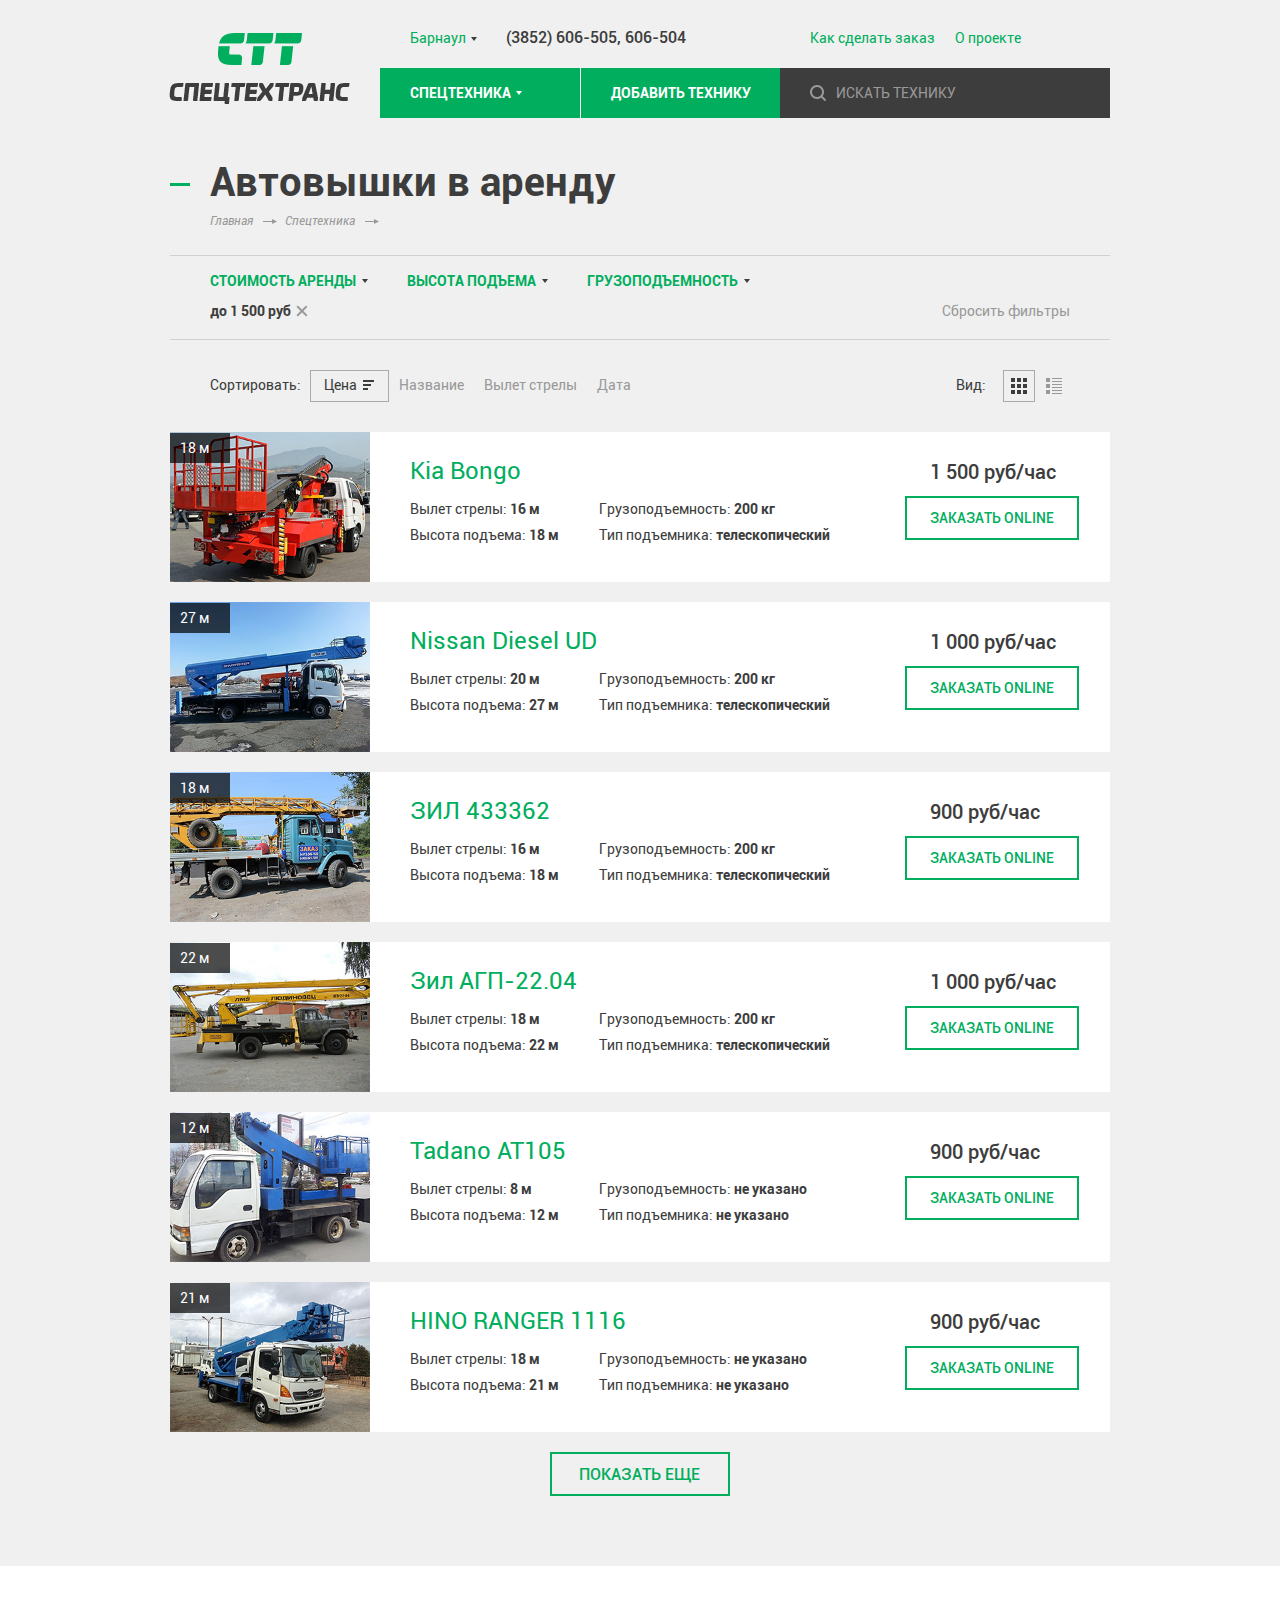
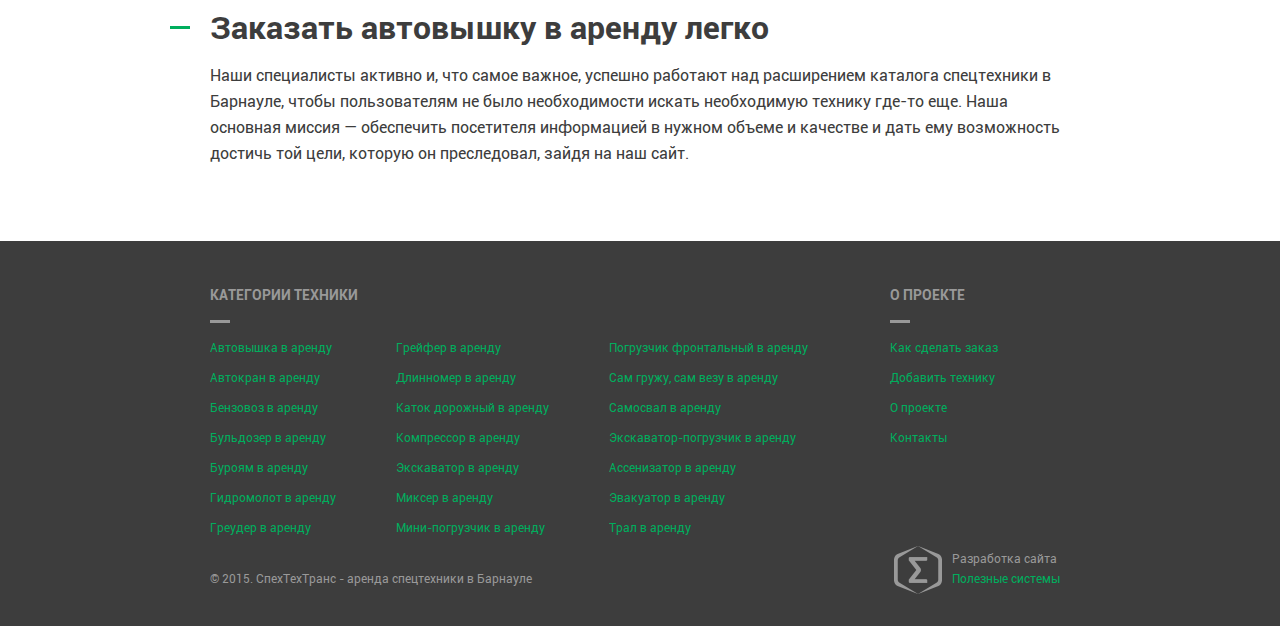
<file: list2.html>
﻿<!DOCTYPE html>
<html>
<head>
	<title>Спецтехтранс</title>
	<meta charset="utf-8">
	<meta name="viewport" content="width=1320, user-scalable=yes">
	<!--<link href="./favicon.ico" rel="shortcut icon">-->
	<link href="./css/style.css" rel="stylesheet">
	<!--[if IE 8]>
		<script src="http://html5shiv.googlecode.com/svn/trunk/html5.js"></script> 
	<![endif]-->
</head>
<body>
	<div class="wrapper">
		<header>
			<img src="./img/logo.png" width="181" height="71" class="logo" alt="">
			<img src="./img/logo-mini.png" width="84" height="32" class="logo-mini" alt="">
			<div class="contacts">
				<h5>Барнаул</h5>
				<h3>(3852) 606-505, 606-504</h3>
			</div>
			<ul class="nav">
				<li><a href="#">Как сделать заказ</a></li>
				<li><a href="#">О проекте</a></li>
			</ul>
			<ul class="menu">
				<li class="sub">
					<a href="#"><span>Спецтехника</span></a>
					<ul>
						<li>
							<a href="#">
								<div>
									<img src="./img/submenu_icon1.png" width="100" height="40" alt="">
								</div>
								<span>Автовышка</span>
							</a>
						</li>
						<li>
							<a href="#">
								<div>
									<img src="./img/submenu_icon2.png" width="100" height="40" alt="">
								</div>
								<span>Автокран</span>
							</a>
						</li>
						<li>
							<a href="#">
								<div>
									<img src="./img/submenu_icon3.png" width="100" height="40" alt="">
								</div>
								<span>Бензовоз</span>
							</a>
						</li>
						<li>
							<a href="#">
								<div>
									<img src="./img/submenu_icon4.png" width="100" height="40" alt="">
								</div>
								<span>Бульдозер</span>
							</a>
						</li>
						<li>
							<a href="#">
								<div>
									<img src="./img/submenu_icon5.png" width="100" height="40" alt="">
								</div>
								<span>Буроям</span>
							</a>
						</li>
						<li>
							<a href="#">
								<div>
									<img src="./img/submenu_icon6.png" width="100" height="40" alt="">
								</div>
								<span>Гидромолот</span>
							</a>
						</li>
						<li>
							<a href="#">
								<div>
									<img src="./img/submenu_icon7.png" width="100" height="40" alt="">
								</div>
								<span>Грейдер</span>
							</a>
						</li>
						<li>
							<a href="#">
								<div>
									<img src="./img/submenu_icon8.png" width="100" height="40" alt="">
								</div>
								<span>Грейфер</span>
							</a>
						</li>
						<li>
							<a href="#">
								<div>
									<img src="./img/submenu_icon9.png" width="100" height="40" alt="">
								</div>
								<span>Длинномер</span>
							</a>
						</li>
						<li>
							<a href="#">
								<div>
									<img src="./img/submenu_icon10.png" width="100" height="40" alt="">
								</div>
								<span>Каток дорожный</span>
							</a>
						</li>
						<li>
							<a href="#">
								<div>
									<img src="./img/submenu_icon11.png" width="100" height="40" alt="">
								</div>
								<span>Компрессор</span>
							</a>
						</li>
						<li>
							<a href="#">
								<div>
									<img src="./img/submenu_icon12.png" width="100" height="40" alt="">
								</div>
								<span>Экскаватор</span>
							</a>
						</li>
						<li>
							<a href="#">
								<div>
									<img src="./img/submenu_icon13.png" width="100" height="40" alt="">
								</div>
								<span>Миксер</span>
							</a>
						</li>
						<li>
							<a href="#">
								<div>
									<img src="./img/submenu_icon14.png" width="100" height="40" alt="">
								</div>
								<span>Мини-погрузчик</span>
							</a>
						</li>
						<li>
							<a href="#">
								<div>
									<img src="./img/submenu_icon15.png" width="100" height="40" alt="">
								</div>
								<span>Погрузчик фронтальный</span>
							</a>
						</li>
						<li>
							<a href="#">
								<div>
									<img src="./img/submenu_icon16.png" width="100" height="40" alt="">
								</div>
								<span>Сам гружу, сам везу</span>
							</a>
						</li>
						<li>
							<a href="#">
								<div>
									<img src="./img/submenu_icon17.png" width="100" height="40" alt="">
								</div>
								<span>Самосвал</span>
							</a>
						</li>
						<li>
							<a href="#">
								<div>
									<img src="./img/submenu_icon18.png" width="100" height="40" alt="">
								</div>
								<span>Экскаватор-погрузчик</span>
							</a>
						</li>
						<li>
							<a href="#">
								<div>
									<img src="./img/submenu_icon19.png" width="100" height="40" alt="">
								</div>
								<span>Ассенизатор</span>
							</a>
						</li>
						<li>
							<a href="#">
								<div>
									<img src="./img/submenu_icon20.png" width="100" height="40" alt="">
								</div>
								<span>Эвакуатор</span>
							</a>
						</li>
					</ul>
				</li>
				<li><a href="#">Добавить технику</a></li>
			</ul>
			<div class="search">
				<input type="text" placeholder="Искать технику">
			</div>
		</header>
		<section class="title">
			<h1>Автовышки в аренду</h1>
			<ul class="breadcrumbs">
				<li><a href="#">Главная</a></li>
				<li><a href="#">Спецтехника</a></li>
			</ul>
			<div class="filter">
				<ul>
					<li>
						<span>Стоимость аренды</span>
						<h5>
							<span>до 1 500 руб<em class="remove"></em></span>
						</h5>
						<div data-min="500" data-max="10000" data-from="500" data-to="3000" data-step="50">
							<div>
								<div class="range-slider">
									<h6 class="min"></h6>
									<h6 class="max"></h6>
									<div></div>
								</div>
								<p>
									<span>от</span>
									<input type="text" class="from">
									<span>до</span>
									<input type="text" class="to">
									<span>руб.</span>
								</p>
 							</div>
						</div>
					</li>
					<li>
						<span>Высота подъема</span>
						<div data-min="10" data-max="200" data-from="10" data-to="100" data-step="1">
							<div>
								<div class="range-slider">
									<h6 class="min"></h6>
									<h6 class="max"></h6>
									<div></div>
								</div>
								<p>
									<span>от</span>
									<input type="text" class="from">
									<span>до</span>
									<input type="text" class="to">
									<span>м</span>
								</p>
 							</div>
						</div>
					</li>
					<li>
						<span>Грузоподъемность</span>
						<div data-min="150" data-max="250" data-from="150" data-to="190" data-step="1">
							<div>
								<div class="range-slider">
									<h6 class="min"></h6>
									<h6 class="max"></h6>
									<div></div>
								</div>
								<p>
									<span>от</span>
									<input type="text" class="from">
									<span>до</span>
									<input type="text" class="to">
									<span>кг</span>
								</p>
 							</div>
						</div>
					</li>
				</ul>
				<h6 class="clear"><span>Сбросить фильтры</span></h6>
			</div>
			<div class="sort">
				<div class="order">
					<h6>Сортировать:</h6>
					<ul>
						<li>Цена</li>
						<li>Название</li>
						<li>Вылет стрелы</li>
						<li>Дата</li>
					</ul>
				</div>
				<div class="view">
					<h6>Вид:</h6>
					<ul>
						<li class="grid-view"></li>
						<li class="list-view"></li>
					</ul>
				</div>
			</div>
		</section>
		<section class="catalog">
			<div class="grid">
				<div class="list2">
					<div data-card="1">
						<div class="type">
							<p>18 м</p>
						</div>
						<div class="photo">
							<img src="./pic/category1.jpg" width="200" height="150" alt="">
						</div>
						<div class="information">
							<h4>Kia Bongo</h4>
							<div>
								<div>
									<p>Вылет стрелы: <strong>16 м</strong></p>
									<p>Высота подъема: <strong>18 м</strong></p>
								</div>
								<div>
									<p>Грузоподъемность: <strong>200 кг</strong></p>
									<p>Тип подъемника: <strong>телескопический</strong></p>
								</div>
							</div>
						</div>
						<div class="more">
							<h5 class="price">1 500 руб/час</h5>
							<button class="order">Заказать online</button>
						</div>
					</div>
					<div data-card="1">
						<div class="type">
							<p>27 м</p>
						</div>
						<div class="photo">
							<img src="./pic/category2.jpg" width="200" height="150" alt="">
						</div>
						<div class="information">
							<h4>Nissan Diesel UD</h4>
							<div>
								<div>
									<p>Вылет стрелы: <strong>20 м</strong></p>
									<p>Высота подъема: <strong>27 м</strong></p>
								</div>
								<div>
									<p>Грузоподъемность: <strong>200 кг</strong></p>
									<p>Тип подъемника: <strong>телескопический</strong></p>
								</div>
							</div>
						</div>
						<div class="more">
							<h5 class="price">1 000 руб/час</h5>
							<button class="order">Заказать online</button>
						</div>
					</div>
					<div data-card="1">
						<div class="type">
							<p>18 м</p>
						</div>
						<div class="photo">
							<img src="./pic/category3.jpg" width="200" height="150" alt="">
						</div>
						<div class="information">
							<h4>ЗИЛ 433362</h4>
							<div>
								<div>
									<p>Вылет стрелы: <strong>16 м</strong></p>
									<p>Высота подъема: <strong>18 м</strong></p>
								</div>
								<div>
									<p>Грузоподъемность: <strong>200 кг</strong></p>
									<p>Тип подъемника: <strong>телескопический</strong></p>
								</div>
							</div>
						</div>
						<div class="more">
							<h5 class="price">900 руб/час</h5>
							<button class="order">Заказать online</button>
						</div>
					</div>
					<div data-card="1">
						<div class="type">
							<p>22 м</p>
						</div>
						<div class="photo">
							<img src="./pic/category4.jpg" width="200" height="150" alt="">
						</div>
						<div class="information">
							<h4>Зил АГП-22.04</h4>
							<div>
								<div>
									<p>Вылет стрелы: <strong>18 м</strong></p>
									<p>Высота подъема: <strong>22 м</strong></p>
								</div>
								<div>
									<p>Грузоподъемность: <strong>200 кг</strong></p>
									<p>Тип подъемника: <strong>телескопический</strong></p>
								</div>
							</div>
						</div>
						<div class="more">
							<h5 class="price">1 000 руб/час</h5>
							<button class="order">Заказать online</button>
						</div>
					</div>
					<div data-card="1">
						<div class="type">
							<p>12 м</p>
						</div>
						<div class="photo">
							<img src="./pic/category5.jpg" width="200" height="150" alt="">
						</div>
						<div class="information">
							<h4>Tadano AT105</h4>
							<div>
								<div>
									<p>Вылет стрелы: <strong>8 м</strong></p>
									<p>Высота подъема: <strong>12 м</strong></p>
								</div>
								<div>
									<p>Грузоподъемность: <strong>не указано</strong></p>
									<p>Тип подъемника: <strong>не указано</strong></p>
								</div>
							</div>
						</div>
						<div class="more">
							<h5 class="price">900 руб/час</h5>
							<button class="order">Заказать online</button>
						</div>
					</div>
					<div data-card="1">
						<div class="type">
							<p>21 м</p>
						</div>
						<div class="photo">
							<img src="./pic/category6.jpg" width="200" height="150" alt="">
						</div>
						<div class="information">
							<h4>HINO RANGER 1116</h4>
							<div>
								<div>
									<p>Вылет стрелы: <strong>18 м</strong></p>
									<p>Высота подъема: <strong>21 м</strong></p>
								</div>
								<div>
									<p>Грузоподъемность: <strong>не указано</strong></p>
									<p>Тип подъемника: <strong>не указано</strong></p>
								</div>
							</div>
						</div>
						<div class="more">
							<h5 class="price">900 руб/час</h5>
							<button class="order">Заказать online</button>
						</div>
					</div>
				</div>
				<div class="card" data-element="1">
					<div class="gallery">
						<div class="big">
							<img src="./pic/big1.jpg" width="500" height="375" data-big="1" alt="">
							<img src="./pic/big2.jpg" width="500" height="375" data-big="2" alt="">
							<img src="./pic/big1.jpg" width="500" height="375" data-big="3" alt="">
						</div>
						<div class="preview">
							<img src="./pic/preview1.jpg" width="92" height="69" data-preview="1" alt="">
							<img src="./pic/preview1.jpg" width="92" height="69" data-preview="2" alt="">
							<img src="./pic/preview1.jpg" width="92" height="69" data-preview="3" alt="">
						</div>
					</div>
					<div class="information">
						<h4>МАЗ ПМС-22</h4>
						<p>Вылет стрелы: <strong>11.5 м</strong></p>
						<p>Высота подъема: <strong>22 м</strong></p>
						<p>Грузоподъемность: <strong>250 кг</strong></p>
						<p>Тип подъемника: <strong>телескопический</strong></p>
						<h5 class="price">900 руб/час <span>Заказать online</span></h5>
						<div class="phone hidden">
							<h5 data-phone="+7 (433) 453-34-23">+7 (XXX) XXX-XX-XX</h5>
							<p><span>показать телефон</span></p>
						</div>
						<div class="more">
							<h6>Дополнительная информация:</h6>
							<p>Угол поворота стрелы 360° (не ограничен)</p>
							<p>Угол поворота люльки 45°</p>
						</div>
					</div>
				</div>
				<button>Показать еще</button>
			</div>
		</section>
		<section class="steps">
			<div class="information">
				<div>
					<h3>Заказать автовышку в аренду легко </h3>
					<p>Наши специалисты активно и, что самое важное, успешно работают над расширением каталога спецтехники в Барнауле, чтобы пользователям не было необходимости искать необходимую технику где-то еще. Наша основная миссия — обеспечить посетителя информацией в нужном объеме и качестве и дать ему возможность достичь той цели, которую он преследовал, зайдя на наш сайт.</p>
				</div>
			</div>
		</section>
		<div class="clear"></div>
	</div>
	<footer>
		<div>
			<div class="list">
				<h4>Категории техники</h4>
				<div class="temp">
					<p><a href="#">Автовышка в аренду</a></p>
					<p><a href="#">Автокран в аренду</a></p>
					<p><a href="#">Бензовоз в аренду</a></p>
					<p><a href="#">Бульдозер в аренду</a></p>
					<p><a href="#">Буроям в аренду</a></p>
					<p><a href="#">Гидромолот в аренду</a></p>
					<p><a href="#">Греудер в аренду</a></p>
					<p><a href="#">Грейфер в аренду</a></p>
					<p><a href="#">Длинномер в аренду</a></p>
					<p><a href="#">Каток дорожный в аренду</a></p>
					<p><a href="#">Компрессор в аренду</a></p>
					<p><a href="#">Экскаватор в аренду</a></p>
					<p><a href="#">Миксер в аренду</a></p>
					<p><a href="#">Мини-погрузчик в аренду</a></p>
					<p><a href="#">Погрузчик фронтальный в аренду</a></p>
					<p><a href="#">Сам гружу, сам везу в аренду</a></p>
					<p><a href="#">Самосвал в аренду</a></p>
					<p><a href="#">Экскаватор-погрузчик в аренду</a></p>
					<p><a href="#">Ассенизатор в аренду</a></p>
					<p><a href="#">Эвакуатор в аренду</a></p>
					<p><a href="#">Трал в аренду</a></p>
				</div>
			</div>
			<div class="about">
				<h4>О проекте</h4>
				<ul>
					<li><a href="#">Как сделать заказ</a></li>
					<li><a href="#">Добавить технику</a></li>
					<li><a href="#">О проекте</a></li>
					<li><a href="#">Контакты</a></li>
				</ul>
			</div>
			<h6>© 2015. СпехТехТранс - аренда спецтехники в Барнауле</h6>
			<h5>
				<a href="#"><img src="./img/author_logo.png" width="48" height="48" alt=""></a>
				Разработка сайта <span><a href="#">Полезные системы</a></span>
			</h5>
		</div>
	</footer>
	<script src="./js/jquery.js"></script>
	<script src="./js/jquery-ui.js"></script>
	<script src="./js/jcarousel.js"></script>
	<script src="./js/dynamic.js"></script>
</body>
</html>
</file>
<file: css/style.css>
﻿/* Fonts */

@font-face {
    font-family:'Roboto';
    src:url('../fonts/roboto.eot');
    src:url('../fonts/roboto.eot?#iefix') format('embedded-opentype'),
        url('../fonts/roboto.woff') format('woff'),
        url('../fonts/roboto.ttf') format('truetype');
    font-weight:normal;
    font-style:normal;
}
@font-face {
    font-family:'Roboto';
    src:url('../fonts/robotoi.eot');
    src:url('../fonts/robotoi.eot?#iefix') format('embedded-opentype'),
        url('../fonts/robotoi.woff') format('woff'),
        url('../fonts/robotoi.ttf') format('truetype');
    font-weight:normal;
    font-style:italic;
}
@font-face {
    font-family:'Roboto';
    src:url('../fonts/robotom.eot');
    src:url('../fonts/robotom.eot?#iefix') format('embedded-opentype'),
        url('../fonts/robotom.woff') format('woff'),
        url('../fonts/robotom.ttf') format('truetype');
    font-weight:500;
    font-style:normal;
}
@font-face {
    font-family:'Roboto';
    src:url('../fonts/robotob.eot');
    src:url('../fonts/robotob.eot?#iefix') format('embedded-opentype'),
        url('../fonts/robotob.woff') format('woff'),
        url('../fonts/robotob.ttf') format('truetype');
    font-weight:bold;
    font-style:normal;
}
@font-face {
    font-family:'Roboto';
    src:url('../fonts/robotobl.eot');
    src:url('../fonts/robotobl.eot?#iefix') format('embedded-opentype'),
        url('../fonts/robotobl.woff') format('woff'),
        url('../fonts/robotobl.ttf') format('truetype');
    font-weight:800;
    font-style:normal;
}

/* Default */

html {
	height:100%;
}
body {
	width:100%;
	height:100%;
	color:#3d3d3d;
	font-size:12px;
	line-height:16px;
	font-family:'Roboto', sans-serif;
	padding:0;
	margin:0;
	background:#f0f0f0;
}
p {
	text-indent:0;
	padding:0;
	margin:0 0 16px;
}
table {
	margin:0 0 16px;
	border-collapse:collapse;
}
table td {
	padding:0;
}
:focus {
	outline:none;
}
img {
	padding:0;
	margin:0;
	border:0;
}
a {
	color:#00ae5d;
	text-decoration:none;
	transition:color 0.1s ease-in-out;
	-webkit-transition:color 0.1s ease-in-out;
	-moz-transition:color 0.1s ease-in-out;
	-o-transition:color 0.1s ease-in-out;
}
a:hover {
	color:#e88e00;
	text-decoration:none;
}
form {
	margin:0;
}
ul {
	margin:0 0 10px 16px;
	padding:0;
}
ul li {
	padding:0;
	list-style:none;
}
ol {
	margin:0 0 10px 18px;
	padding:0;
}
* +html ol {
	padding:0 0 0 5px;
}
ol li {
	padding:0 0 0 16px;
}
input, select, textarea {
	color:#000000;
	font-size:12px;
	font-family:'Roboto', sans-serif;
	padding:0;
	margin:0;
	background:none;
	border:0;
	-moz-box-shadow:border-box;
	-webkit-box-shadow:border-box;
	box-sizing:border-box;
}
textarea {
	overflow:auto;
}
button {
	font-family:'Roboto', sans-serif;
	margin:0;
	border:0;
	-moz-box-shadow:border-box;
	-webkit-box-shadow:border-box;
	box-sizing:border-box;
}
button::-moz-focus-inner {
	padding:0;
	border:0;
}
::-webkit-input-placeholder  {
	color:#999999;
	text-transform:uppercase;
}
:hover::-webkit-input-placeholder  {
	color:#e88e00;
}
:-moz-placeholder {
	color:#999999;
	text-transform:uppercase;
}
:hover:-moz-placeholder  {
	color:#e88e00;
}
::-moz-placeholder {
	color:#999999;
	text-transform:uppercase;
}
:hover::-moz-placeholder  {
	color:#e88e00;
}
:-ms-input-placeholder {
	color:#999999;
	text-transform:uppercase;
}
:hover:-ms-input-placeholder  {
	color:#e88e00;
}
.wrapper {
	position:relative;
	min-width:980px;
	min-height:100%;
	margin:0 auto;
}

/* Header */

header {
	position:relative;
	z-index:100;
	width:940px;
	height:118px;
	margin:0 auto;
	background:none;
}
header.fixed {
	position:fixed;
	left:50%;
	top:-68px;
	z-index:100;
	margin-left:-470px;
	background:#3d3d3d;
}
header .logo {
	position:absolute;
	left:-1px;
	top:33px;
}
header .logo-mini {
	display:none;
	position:absolute;
	left:63px;
	top:77px;
}
header.fixed .logo {
	display:none;
}
header.fixed .logo-mini {
	display:block;
}
header .contacts {
	position:absolute;
	left:240px;
	top:29px;
}
header .contacts h5 {
	position:relative;
	float:left;
	color:#00ae5d;
	font-size:14px;
	line-height:18px;
	font-weight:normal;
	cursor:pointer;
	padding:0 15px 0 0;
	margin:0;
	transition:color 0.1s ease-in-out;
	-webkit-transition:color 0.1s ease-in-out;
	-moz-transition:color 0.1s ease-in-out;
	-o-transition:color 0.1s ease-in-out;
}
header .contacts h5:hover {
	color:#e88e00;
}
header .contacts h5:after {
	content:'';
	position:absolute;
	right:4px;
	top:8px;
	width:6px;
	height:4px;
	background:url('../img/arrow_icon.png') no-repeat left -8px;
}
header .contacts h3 {
	float:left;
	font-size:16px;
	line-height:20px;
	font-weight:500;
	padding:0;
	margin:-2px 0 0 25px;
}
header .nav {
	position:absolute;
	left:640px;
	top:29px;
	margin:0;
}
header .nav li {
	float:left;
	font-size:14px;
	line-height:18px;
	margin:0 0 0 20px;
}
header .nav li:first-child {
	margin-left:0;
}
header .menu {
	position:absolute;
	left:210px;
	top:68px;
	margin:0;
}
header .menu > li {
	float:left;
	width:200px;
}
header .menu > li > a {
	display:block;
	color:#ffffff;
	font-size:14px;
	line-height:18px;
	font-weight:bold;
	text-transform:uppercase;
	white-space:nowrap;
	padding:16px 30px;
	background:#00ae5d;
	border-left:1px solid #ffffff;
	transition:all 0.1s ease-in-out;
	-webkit-transition:all 0.1s ease-in-out;
	-moz-transition:all 0.1s ease-in-out;
	-o-transition:all 0.1s ease-in-out;
}
header .menu > li:first-child > a {
	border-left-width:0;
}
header .menu > li.sub > a > span {
	position:relative;
	display:inline-block;
	vertical-align:top;
	padding:0 11px 0 0;
}
header .menu > li.sub > a > span:after {
	content:'';
	position:absolute;
	right:0;
	top:7px;
	width:6px;
	height:4px;
	background:url('../img/arrow_icon.png') no-repeat left top;
}
header .menu > li:hover > a {
	background:#e88e00;
}
header .menu > li.sub:hover > a > span:after {
	background-position:0 -4px;
}
header .menu > li > ul {
	display:none;
	position:absolute;
	left:-210px;
	top:50px;
	width:904px;
	padding:26px 10px 6px 30px;
	margin:0;
	background:#ffffff;
}
header .menu > li > ul li {
	display:inline-block;
	width:200px;
	text-align:center;
	vertical-align:top;
	margin:0 8px 5px 10px;
}
header .menu > li > ul li a {
	display:block;
	padding:5px 0;
	margin:0 0 10px;
}
header .menu > li > ul li a div {
	overflow:hidden;
	position:relative;
	width:50px;
	height:40px;
	margin:0 auto 11px;
}
header .menu > li > ul li a div img {
	position:absolute;
	left:0;
	bottom:0;
}
header .menu > li > ul li a:hover div img {
	left:-50px;
}
header .menu > li > ul li a span {
	display:block;
	color:#fffff;
	font-size:14px;
	line-height:18px;
	font-weight:bold;
	text-transform:uppercase;
}
header .search {
	position:absolute;
	left:610px;
	top:68px;
	width:330px;
	height:50px;
	background:#3d3d3d url('../img/search_icon.png') no-repeat 30px 17px;
}
header .search input {
	width:100%;
	color:#ffffff;
	font-size:14px;
	padding:15px 20px 16px 56px;
}
header .search:hover {
	background-position:30px -33px;
}
header .search.focused {
	background-position:30px -33px;
}

/* Core */

.introduction {
	position:relative;
	clear:both;
	overflow:hidden;
	width:260px;
	min-height:471px;
	padding:29px 40px 0 640px;
	margin:0 auto;
	background:#ffffff;
}
.introduction:before {
	content:'';
	position:absolute;
	left:0;
	top:0;
	width:610px;
	height:100%;
	background:url('../img/introduction_bg.jpg') no-repeat 57% top;
	-webkit-background-size:cover;
	-moz-background-size:cover;
	-o-background-size:cover;
	background-size:cover;
}
.introduction h1 {
	position:relative;
	width:380px;
	font-size:40px;
	line-height:50px;
	text-align:right;
	padding:0;
	margin:0 0 22px -120px;
}
.introduction p {
	font-size:16px;
	line-height:26px;
	margin:0 0 26px;
}
.introduction button {
	color:#00ae5d;
	font-size:16px;
	line-height:20px;
	font-weight:500;
	text-transform:uppercase;
	cursor:pointer;
	padding:10px 28px 10px 27px;
	background:transparent;
	border:2px solid #00ae5d;
	transition:color 0.1s ease-in-out;
	-webkit-transition:color 0.1s ease-in-out;
	-moz-transition:color 0.1s ease-in-out;
	-o-transition:color 0.1s ease-in-out;
}
.introduction button:hover {
	color:#ffffff;
	background:#00ae5d;
}
.catalog {
	width:940px;
	padding:40px 0 20px;
	margin:0 auto;
}
.catalog h3 {
	position:relative;
	font-size:32px;
	line-height:42px;
	padding:0;
	margin:0 0 14px 40px;
}
.catalog h3:before {
	content:'';
	position:absolute;
	left:-40px;
	top:20px;
	width:20px;
	height:3px;
	background:#00ae5d;
}
.catalog .information {
	margin:0 0 26px 40px;
}
.catalog  .information > div {
	display:inline-block;
	width:390px;
	vertical-align:top;
	margin:0 47px 0 0;
}
.catalog  .information > div p {
	font-size:16px;
	line-height:26px;
	margin:0;
}
.catalog  .information ul {
	display:inline-block;
	vertical-align:top;
	margin:-8px -10px 0 0;
}
.catalog  .information ul li {
	display:inline-block;
	width:300px;
	vertical-align:top;
	margin:0 0 0 27px;
}
.catalog  .information ul li:first-child {
	width:140px;
	margin-left:0;
}
.catalog  .information ul li h5 {
	color:#aaaaaa;
	font-size:88px;
	line-height:88px;
	font-weight:800;
	padding:0;
	margin:0 0 -2px;
}
.catalog  .information ul li p {
	color:#aaaaaa;
	font-size:16px;
	line-height:26px;
	font-weight:bold;
	margin:0;
}
.grid {
	position:relative;
	padding:0 0 30px;
	text-align:center;
}
.grid ul {
	text-align:left;
	margin:0;
}
.grid ul li {
	position:relative;
	display:inline-block;
	width:300px;
	text-align:center;
	vertical-align:top;
	cursor:pointer;
	padding:0 0 15px;
	background:#ffffff;
	margin:0 17px 20px 0;
	transition:box-shadow 0.1s ease-in-out;
	-webkit-transition:box-shadow 0.1s ease-in-out;
	-moz-transition:box-shadow 0.1s ease-in-out;
	-o-transition:box-shadow 0.1s ease-in-out;
}
.grid ul li:nth-child(3n) {
	margin-right:-3px;
}
.grid ul li:hover {
	-webkit-box-shadow:0 1px 5px rgba(0,0,0,0.35);
	-moz-box-shadow:0 1px 5px rgba(0,0,0,0.35);
	box-shadow:0 1px 5px rgba(0,0,0,0.35);
}
.grid ul li .photo {
	overflow:hidden;
	position:relative;
	width:300px;
	height:225px;
	margin:0 0 12px;
}
.grid ul li .photo img {
	position:absolute;
	left:0;
	top:0;
	min-width:300px;
	min-height:225px;
}
.grid ul li h4 {
	color:#00ae5d;
	font-size:24px;
	line-height:32px;
	font-weight:normal;
	padding:0 20px;
	margin:0 0 3px;
	transition:all 0.1s ease-in-out;
	-webkit-transition:all 0.1s ease-in-out;
	-moz-transition:all 0.1s ease-in-out;
	-o-transition:all 0.1s ease-in-out;
}
.grid ul li:hover h4 {
	color:#e88e00;
}
.grid ul li h6 {
	font-size:20px;
	line-height:26px;
	font-weight:500;
	padding:0;
	margin:0 0 3px;
}
.grid ul li .type {
	position:absolute;
	left:0;
	top:0;
	z-index:5;
	width:60px;
}
.grid ul li .type > div {
	overflow:hidden;
	position:relative;
	width:60px;
	height:60px;
	background:rgb(0,0,0);
	background:rgba(0,0,0,0.7);
}
.grid ul li .type > div img {
	position:absolute;
	left:0;
	top:0;
}
.grid ul li:hover .type > div img {
	top:-60px;
}
.grid ul li .type p {
	color:#ffffff;
	font-size:14px;
	line-height:18px;
	padding:6px 10px;
	margin:1px 0 0;
	background:rgb(0,0,0);
	background:rgba(0,0,0,0.7);
}
.grid button {
	color:#00ae5d;
	font-size:16px;
	line-height:20px;
	font-weight:500;
	text-transform:uppercase;
	cursor:pointer;
	padding:10px 28px 10px 27px;
	margin:0 0 20px;
	background:transparent;
	border:2px solid #00ae5d;
	transition:color 0.1s ease-in-out;
	-webkit-transition:color 0.1s ease-in-out;
	-moz-transition:color 0.1s ease-in-out;
	-o-transition:color 0.1s ease-in-out;
}
.grid button:hover {
	color:#ffffff;
	background:#00ae5d;
}
.steps .information {
	background:#ffffff;
}
.steps .information > div {
	width:940px;
	padding:40px 20px 61px;
	margin:0 auto;
}
.steps .information h3 {
	position:relative;
	font-size:32px;
	line-height:42px;
	padding:0;
	margin:0 30px 14px 40px;
}
.steps .information h3:before {
	content:'';
	position:absolute;
	left:-40px;
	top:20px;
	width:20px;
	height:3px;
	background:#00ae5d;
}
.steps .information p {
	font-size:16px;
	line-height:26px;
	margin:0 30px 14px 40px;
}
.steps ul {
	margin:-49px 0 0;
	background:url('../img/steps_bg.jpg') no-repeat center center;
	-webkit-background-size:cover;
	-moz-background-size:cover;
	-o-background-size:cover;
	background-size:cover;
}
.steps ul li:nth-child(1) {
	background:rgb(0,111,59);
	background:rgba(0,111,59,0.85);
}
.steps ul li:nth-child(2) {
	background:rgb(0,140,75);
	background:rgba(0,140,75,0.85);
}
.steps ul li:nth-child(3) {
	background:rgb(0,174,93);
	background:rgba(0,174,93,0.85);
}
.steps ul li.button {
	text-align:center;
	padding:60px 0 56px;
	background:none;
}
.steps ul li.button button {
	color:#ffffff;
	font-size:16px;
	line-height:20px;
	font-weight:500;
	text-transform:uppercase;
	cursor:pointer;
	padding:10px 28px 10px 27px;
	background:transparent;
	border:2px solid #ffffff;
	transition:color 0.1s ease-in-out;
	-webkit-transition:color 0.1s ease-in-out;
	-moz-transition:color 0.1s ease-in-out;
	-o-transition:color 0.1s ease-in-out;
}
.steps ul li.button button:hover {
	color:#52ac62;
	background:#ffffff;
}
.steps ul li div {
	position:relative;
	width:820px;
	color:#ffffff;
	padding:25px 30px 19px 90px;
	margin:0 auto;
}
.steps ul li div img {
	position:absolute;
	left:40px;
	top:23px;
}
.steps ul li h5 {
	font-size:24px;
	line-height:32px;
	font-weight:normal;
	padding:0;
	margin:0 0 6px;
}
.steps ul li p {
	font-size:16px;
	line-height:26px;
	margin:0 0 6px;
}
.clients {
	background:#ffffff;
}
.clients > div {
	width:940px;
	padding:40px 20px 50px;
	margin:0 auto;
}
.clients h3 {
	position:relative;
	font-size:32px;
	line-height:42px;
	padding:0;
	margin:0 30px 14px 40px;
}
.clients h3:before {
	content:'';
	position:absolute;
	left:-40px;
	top:20px;
	width:20px;
	height:3px;
	background:#00ae5d;
}
.clients .carousel {
	position:relative;
	height:140px;
	margin:26px 0 30px;
}
.clients .carousel .jcarousel-prev, .clients .carousel .jcarousel-next {
	position:absolute;
	top:50%;
	display:block;
	width:20px;
	height:30px;
	cursor:pointer;
	margin-top:-15px;
	transition:background-color 0.1s ease-in-out;
	-webkit-transition:background-color 0.1s ease-in-out;
	-moz-transition:background-color 0.1s ease-in-out;
	-o-transition:background-color 0.1s ease-in-out;
}
.clients .carousel .jcarousel-prev {
	left:0;
	background:#999999 url('../img/carousel_arrows.png') no-repeat left top;
}
.clients .carousel .jcarousel-next {
	right:0;
	background:#999999 url('../img/carousel_arrows.png') no-repeat left -30px;
}
.clients .carousel .jcarousel-prev:hover, .clients .carousel .jcarousel-next:hover {
	background-color:#00ae5d;
}
.clients .jcarousel-container {
	width:940px;
	height:140px;
}
.clients .jcarousel-clip {
	clear:both;
	overflow:hidden;
	width:860px;
	height:140px;
	margin:0 auto;
}
.clients .jcarousel-list {
	margin:0;
}
.clients .jcarousel-item {
	position:relative;
	float:left;
	width:198px;
	height:138px;
	margin:0 20px 0 0;
	background:#ffffff;
	border:1px solid #d8d8d8;
}
.clients .jcarousel-item:last-child {
	margin-right:0;
}
.clients .jcarousel-item a {
	display:block;
	width:198px;
	height:138px;
}
.clients .jcarousel-item img {
	position:absolute;
	top:0;
	right:0;
	bottom:0;
	left:0;
	max-width:198px;
	max-height:138px;
	margin:auto;
}

/* Footer */

div.clear {
	clear:both;
	overflow:hidden;
}
footer {
	background:#3d3d3d;
}
footer > div {
	position:relative;
	clear:both;
	overflow:hidden;
	width:940px;
	padding:44px 0 79px;
	margin:0 auto;
}
footer h4 {
	position:relative;
	color:#999999;
	font-size:14px;
	line-height:20px;
	text-transform:uppercase;
	padding:0 0 18px;
	margin:0 0 14px;
}
footer h4:after {
	content:'';
	position:absolute;
	left:0;
	bottom:0;
	width:20px;
	height:3px;
	background:#999999;
}
footer .about {
	float:right;
	width:180px;
	margin:0 40px 0 0;
}
footer .about ul {
	margin:0;
}
footer .about ul li {
	font-size:12px;
	line-height:20px;
	margin:0 0 10px;
}
footer .list {
	float:left;
	max-width:640px;
	margin:0 0 0 40px;
}
footer .list ul {
	margin:0;
}
footer .list ul li {
	float:left;
	margin:0 0 0 60px;
}
footer .list ul li:first-child {
	margin-left:0;
}
footer .list ul li p {
	overflow:hidden;
	max-width:200px;
	font-size:12px;
	line-height:20px;
	white-space:nowrap;
	text-overflow:ellipsis;
	margin:0 0 10px;
}
footer .list .temp {
	display:none;
}
footer h6 {
	position:absolute;
	left:40px;
	bottom:38px;
	color:#999999;
	font-size:12px;
	line-height:20px;
	font-weight:normal;
	padding:0;
	margin:0;
}
footer h5 {
	position:absolute;
	right:50px;
	bottom:38px;
	color:#999999;
	font-size:12px;
	line-height:20px;
	font-weight:normal;
	padding:0;
	margin:0;
}
footer h5 img {
	position:absolute;
	left:-58px;
	top:-2px;
}
footer h5 span {
	display:block;
}

@media screen and (min-width: 1300px) {
	header {
		width:1260px;
	}
	header.fixed {
		margin-left:-630px;
	}
	header .nav {
		left:800px;
	}
	header .search {
		left:770px;
		width:490px;
	}
	header .menu > li {
		width:360px;
	}
	header .menu > li:first-child {
		width:200px;
	}
	header .menu > li > ul {
		width:1124px;
		padding:26px 58px 6px 78px;
	}
	.introduction {
		width:420px;
		padding:29px 40px 0 800px;
	}
	.introduction:before {
		width:770px;
	}
	.catalog {
		width:1260px;
	}
	.catalog  .information > div {
		margin:0 357px 0 0;
	}
	.grid ul li:nth-child(3n) {
		margin-right:17px;
	}
	.grid ul li:nth-child(4n) {
		margin-right:-3px;
	}
	.steps .information > div {
		width:1260px;
	}
	.clients > div {
		width:1260px;
	}
	.clients .jcarousel-container {
		width:1260px;
	}
	.clients .jcarousel-clip {
		width:1140px;
	}
	.clients .jcarousel-item {
		margin:0 35px 0 0;
	}
	.clients .jcarousel-item:last-child {
		margin-right:0;
	}
	footer > div {
		width:1260px;
	}
	footer .list {
		max-width:960px;
	}
}

.grid .card {
	display:none;
	position:absolute;
	left:0;
	top:0;
	clear:both;
	overflow:hidden;
	z-index:5;
	width:100%;
	text-align:left;
	padding:40px 0 30px;
	background:#ffffff;
}
.grid .card .close {
	position:absolute;
	right:6px;
	top:7px;
	width:20px;
	height:20px;
	cursor:pointer;
	background:url('../img/card_close.png') no-repeat center center;
}
.grid .card .gallery {
	float:left;
	width:500px;
	margin:0 0 0 40px;
}
.grid .card .gallery .big {
	width:500px;
	height:375px;
	margin:0 0 10px;
}
.grid .card .gallery .big img {
	display:none;
	width:500px;
	height:375px;
}
.grid .card .gallery .preview {
	width:510px;
}
.grid .card .gallery .preview img {
	width:92px;
	height:69px;
	cursor:pointer;
	margin:0 7px 7px 0;
	opacity:0.5;
	-webkit-filter:grayscale(100%);
	filter:grayscale(100%);
	filter:gray;
	filter:url("data:image/svg+xml;utf8,<svg version='1.1' xmlns='http://www.w3.org/2000/svg' height='0'><filter id='greyscale'><feColorMatrix type='matrix' values='0.3333 0.3333 0.3333 0 0 0.3333 0.3333 0.3333 0 0 0.3333 0.3333 0.3333 0 0 0 0 0 1 0' /></filter></svg>#greyscale");
	transition:all 0.1s ease-in-out;
	-webkit-transition:all 0.1s ease-in-out;
	-moz-transition:all 0.1s ease-in-out;
	-o-transition:all 0.1s ease-in-out;
}
.grid .card .gallery .preview img.active {
	opacity:1;
	-webkit-filter:grayscale(0);
	filter:grayscale(0);
	filter:none;
}
.grid .card .information {
	float:right;
	width:320px;
	margin:-9px 40px 0 0;
}
.grid .card .information h4 {
	color:#00ae5d;
	font-size:24px;
	line-height:34px;
	font-weight:normal;
	padding:0;
	margin:0 0 15px;
}
.grid .card .information p {
	font-size:16px;
	line-height:26px;
	margin:0;
}
.grid .card .information .price {
	width:320px;
	color:#ffffff;
	font-size:20px;
	line-height:30px;
	font-weight:500;
	padding:8px 40px 12px 40px;
	margin:23px 0 23px -40px;
	background:#3d3d3d;
}
.grid .card .information .price span {
	float:right;
	display:block;
	color:#00ae5d;
	font-size:14px;
	line-height:22px;
	font-weight:bold;
	text-transform:uppercase;
	margin:6px 0 -2px;
}
.grid .card .information .phone {
	margin:0 0 10px;
}
.grid .card .information .phone h5 {
	font-size:20px;
	line-height:30px;
	font-weight:500;
	padding:0;
	margin:0 0 -1px;
}
.grid .card .information .phone p span {
	color:#00ae5d;
	text-decoration:none;
	cursor:pointer;
	transition:color 0.1s ease-in-out;
	-webkit-transition:color 0.1s ease-in-out;
	-moz-transition:color 0.1s ease-in-out;
	-o-transition:color 0.1s ease-in-out;
}
.grid .card .information .phone p span:hover {
	color:#e88e00;
	text-decoration:none;
}
.grid .card .information .more {
	padding:23px 0 0;
	margin:16px 0 10px;
	border-top:1px solid #d0d0d0;
}
.grid .card .information .more h6 {
	font-size:16px;
	line-height:26px;
	font-weight:normal;
	text-transform:uppercase;
	padding:0;
	margin:0 0 9px;
}
.grid .card .information .more p {
	font-size:14px;
	line-height:22px;
}

@media screen and (min-width: 1300px) {
	.grid .card .gallery {
		width:620px;
		margin:0 0 0 120px;
	}
	.grid .card .gallery .big {
		width:620px;
		height:465px;
	}
	.grid .card .gallery .big img {
		width:620px;
		height:465px;
	}
	.grid .card .gallery .preview {
		width:630px;
	}
	.grid .card .information {
		margin:-9px 160px 0 0;
	}
}

.title {
	position:relative;
	z-index:20;
	width:940px;
	padding:38px 20px 10px;
	margin:0 auto -25px;
}
.title h1 {
	position:relative;
	font-size:40px;
	line-height:50px;
	padding:0;
	margin:0 0 5px 40px;
}
.title h1:before {
	content:'';
	position:absolute;
	left:-40px;
	top:27px;
	width:20px;
	height:3px;
	background:#00ae5d;
}
.title .breadcrumbs {
	clear:both;
	overflow:hidden;
	margin:0 0 0 40px;
}
.title .breadcrumbs li {
	float:left;
	font-size:12px;
	line-height:18px;
	font-style:italic;
	white-space:nowrap;
	padding:0 24px 0 0;
	margin:0 8px 5px 0;
	background:url('../img/breadcumbs_arrow.png') no-repeat right 8px;
}
.title .breadcrumbs li a {
	color:#999999;
}
.title .breadcrumbs li a:hover {
	color:#e88e00;
}
.title .filter {
	position:relative;
	padding:14px 40px 14px;
	margin:21px 0 5px;
	border-top:1px solid #d0d0d0;
	border-bottom:1px solid #d0d0d0;
}
.title .filter .clear {
	position:absolute;
	right:40px;
	bottom:17px;
	font-size:14px;
	line-height:22px;
	font-weight:normal;
	padding:0;
	margin:0;
}
.title .filter .clear span {
	color:#999999;
	cursor:pointer;
}
.title .filter .clear span:hover {
	color:#e88e00;
}
.title .filter > ul {
	margin:0;
}
.title .filter > ul > li {
	position:relative;
	display:inline-block;
	vertical-align:top;
	margin:0 0 0 33px;
}
.title .filter > ul > li:first-child {
	margin-left:0;
}
.title .filter > ul > li > span {
	position:relative;
	z-index:2;
	color:#00ae5d;
	font-size:14px;
	line-height:22px;
	font-weight:bold;
	text-transform:uppercase;
	cursor:pointer;
	padding:0 15px 0 0;
}
.title .filter > ul > li > span:after {
	content:'';
	position:absolute;
	right:3px;
	top:8px;
	width:6px;
	height:4px;
	background:url('../img/arrow_icon.png') no-repeat left -8px;
}
.title .filter > ul > li.active {
	z-index:5;
}
.title .filter > ul > li.active > span {
	color:#e88e00;
}
.title .filter > ul > li.active > span:after {
	background-position:0 -12px;
}
.title .filter > ul > li  h5 {
	position:relative;
	font-size:14px;
	line-height:20px;
	padding:0;
	margin:9px 0 -2px;
}
.title .filter > ul > li  h5 span {
	position:relative;
	display:inline-block;
	vertical-align:top;
	white-space:nowrap;
	padding:0 17px 0 0;
	margin:0 0 6px;
}
.title .filter > ul > li  h5 span em.remove {
	position:absolute;
	right:0;
	top:4px;
	width:12px;
	height:12px;
	cursor:pointer;
	background:url('../img/remove_icon.png') no-repeat left top;
}
.title .filter > ul > li > div {
	display:none;
	position:absolute;
	left:-30px;
	top:-14px;
	width:300px;
	padding:50px 0 0;
	background:#ffffff;
	-webkit-box-shadow:0 1px 5px rgba(0,0,0,0.35);
	-moz-box-shadow:0 1px 5px rgba(0,0,0,0.35);
	box-shadow:0 1px 5px rgba(0,0,0,0.35);
}
.title .filter > ul > li.active > div {
	display:block;
}
.title .filter > ul > li > div > div {
	padding:16px 20px 20px 20px;
	border-top:1px solid #d0d0d0;
}
.title .filter > ul > li > div > div p {
	height:32px;
	font-size:14px;
	line-height:22px;
	margin:30px 0 10px;
}
.title .filter > ul > li > div > div p span {
	float:left;
	font-size:14px;
	line-height:22px;
	vertical-align:top;
	padding:5px 10px;
	margin:0;
}
.title .filter > ul > li > div > div p input {
	float:left;
	width:70px;
	font-size:14px;
	padding:5px 14px 6px;
	border:1px solid #aaaaaa;
}
.title .filter > ul > li > div > div .range-slider {
	position:relative;
	width:240px;
	height:8px;
	padding:21px 0 0;
	margin:0 auto 10px;
}
.title .filter > ul > li > div > div .range-slider h6 {
	position:absolute;
	top:0;
	color:#999999;
	font-size:12px;
	line-height:16px;
	font-weight:normal;
	padding:0;
	margin:0;
}
.title .filter > ul > li > div > div .range-slider h6.min {
	left:0;
}
.title .filter > ul > li > div > div .range-slider h6.max {
	right:0;
}
.title .filter > ul > li > div > div .range-slider > div {
	position:relative;
	width:240px;
	height:8px;
	-webkit-box-shadow:inset 1px 1px 0 #aaaaaa, inset -1px -1px 0 #aaaaaa;
	-moz-box-shadow:inset 1px 1px 0 #aaaaaa, inset -1px -1px 0 #aaaaaa;
	box-shadow:inset 1px 1px 0 #aaaaaa, inset -1px -1px 0 #aaaaaa;
}
.title .filter > ul > li > div > div .range-slider > div:before, .title .filter > ul > li > div > div .range-slider > div:after {
	content:'';
	position:absolute;
	top:-5px;
	width:1px;
	height:5px;
	background:#aaaaaa;
}
.title .filter > ul > li > div > div .range-slider > div:before {
	left:0;
}
.title .filter > ul > li > div > div .range-slider > div:after {
	right:0;
}
.title .filter > ul > li > div > div .range-slider .ui-slider-range {
	position:absolute;
	top:0;
	display:block;
	height:8px;
	background:#7fd6ae;
}
.title .filter > ul > li > div > div .range-slider .ui-slider-handle {
	position:absolute;
	display:block;
	top:-6px;
	z-index:5;
	width:10px;
	height:24px;
	cursor:pointer;
	margin:0 0 0 -9px;
	background:url('../img/slider_hangle.png') no-repeat left top;
}
.title .filter > ul > li > div > div .range-slider .ui-slider-handle:last-child {
	margin:0 0 0 -1px;
	background-position:-10px top;
}
.title .sort {
	clear:both;
	overflow:hidden;
	padding:0 40px;
	margin:30px 0 5px;
}
.title .sort h6 {
	float:left;
	font-size:14px;
	line-height:22px;
	font-weight:normal;
	padding:0;
	margin:4px 10px 6px 0;
}
.title .sort .order {
	float:left;
}
.title .sort .order ul {
	float:left;
	margin:0 0 0 -1px;
}
.title .sort .order ul li {
	float:left;
}
.title .sort .order ul li {
	position:relative;
	color:#999999;
	font-size:14px;
	line-height:22px;
	cursor:pointer;
	padding:3px 9px 5px;
	border:1px solid transparent;
}
.title .sort .order ul li:after {
	display:none;
	content:'';
	position:absolute;
	right:14px;
	top:9px;
	width:11px;
	height:10px;
}
.title .sort .order ul li.active:after {
	display:block;
}
.title .sort .order ul li.down:after {
	background:url('../img/sort_order.png') no-repeat left -20px;
}
.title .sort .order ul li.down:hover:after {
	background-position:0 -30px;
}
.title .sort .order ul li.up:after {
	background:url('../img/sort_order.png') no-repeat left top;
}
.title .sort .order ul li.up:hover:after {
	background-position:0 -10px;
}
.title .sort .order ul li:hover {
	color:#00ae5d !important;
}
.title .sort .order ul li.active {
	color:#3d3d3d;
	padding:3px 31px 5px 13px;
	border:1px solid #aaaaaa;
}
.title .sort .view {
	float:right;
}
.title .sort .view ul {
	float:left;
	margin:0 0 0 7px;
}
.title .sort .view ul li {
	position:relative;
	float:left;
	display:block;
	width:30px;
	height:30px;
	cursor:pointer;
	margin:0 0 0 3px;
	border:1px solid transparent;
}
.title .sort .view ul li:first-child {
	margin-left:0;
}
.title .sort .view ul li.grid-view {
	background:url('../img/grid_icon.png') no-repeat left top;
}
.title .sort .view ul li.list-view {
	background:url('../img/list_icon.png') no-repeat left top;
}
.title .sort .view ul li.active {
	background-position:0 -30px;
	border:1px solid #aaaaaa;
}
.title .sort .view ul li:hover {
	background-position:0 -60px;
}

@media screen and (min-width: 1300px) {
	.title {
		width:1260px;
	}
}

.grid .list1 {
	text-align:left;
	margin:0;
}
.grid .list1 > div {
	position:relative;
	clear:both;
	overflow:hidden;
	cursor:pointer;
	margin:0 0 20px;
	background:#ffffff;
	transition:box-shadow 0.1s ease-in-out;
	-webkit-transition:box-shadow 0.1s ease-in-out;
	-moz-transition:box-shadow 0.1s ease-in-out;
	-o-transition:box-shadow 0.1s ease-in-out;
}
.grid .list1 > div:hover {
	-webkit-box-shadow:0 1px 5px rgba(0,0,0,0.35);
	-moz-box-shadow:0 1px 5px rgba(0,0,0,0.35);
	box-shadow:0 1px 5px rgba(0,0,0,0.35);
}
.grid .list1 > div .photo {
	overflow:hidden;
	position:relative;
	float:left;
	width:300px;
	height:225px;
}
.grid .list1 > div .photo img {
	position:absolute;
	left:0;
	top:0;
	min-width:300px;
	min-height:225px;
}
.grid .list1 > div .type {
	position:absolute;
	left:0;
	top:0;
	z-index:5;
	width:60px;
}
.grid .list1 > div .type > div {
	overflow:hidden;
	position:relative;
	width:60px;
	height:60px;
	background:rgb(0,0,0);
	background:rgba(0,0,0,0.7);
}
.grid .list1 > div .type > div img {
	position:absolute;
	left:0;
	top:0;
}
.grid ul li.grid .list1 > div:hover .type > div img {
	top:-60px;
}
.grid .list1 > div .type p {
	color:#ffffff;
	font-size:14px;
	line-height:18px;
	padding:6px 10px;
	margin:1px 0 0;
	background:rgb(0,0,0);
	background:rgba(0,0,0,0.7);
}
.grid .list1 .information {
	float:left;
	width:280px;
	margin:21px 0 20px 40px;
}
.grid .list1 .information h4 {
	color:#00ae5d;
	font-size:24px;
	line-height:34px;
	font-weight:normal;
	padding:0;
	margin:0 0 10px;
}
.grid .list1 > div:hover .information h4 {
	color:#e88e00;
}
.grid .list1 .information p {
	font-size:16px;
	line-height:26px;
	margin:0;
}
.grid .list1 .more {
	float:right;
	width:200px;
	margin:26px 40px 0 0;
}
.grid .list1 .more .price {
	font-size:20px;
	line-height:30px;
	font-weight:500;
	padding:0;
	margin:0 0 12px;
}
.grid .list1 .more .order {
	width:280px;
	color:#00ae5d;
	font-size:14px;
	line-height:22px;
	font-weight:bold;
	text-align:left;
	text-transform:uppercase;
	cursor:pointer;
	padding:14px 40px 14px;
	margin:0 0 22px -40px;
	background:#3d3d3d;
	border:0;
}
.grid .list1 .more .phone {
	margin:0 0 10px;
}
.grid .list1 .more .phone h5 {
	font-size:20px;
	line-height:30px;
	font-weight:500;
	padding:0;
	margin:0 0 -1px;
}
.grid .list1 .more .phone p {
	font-size:16px;
	line-height:26px;
	margin:0;
}
.grid .list1 .more .phone p span {
	color:#00ae5d;
	text-decoration:none;
	cursor:pointer;
	transition:color 0.1s ease-in-out;
	-webkit-transition:color 0.1s ease-in-out;
	-moz-transition:color 0.1s ease-in-out;
	-o-transition:color 0.1s ease-in-out;
}
.grid .list1 .more .phone p span:hover {
	color:#e88e00;
	text-decoration:none;
}

.grid .list2 {
	text-align:left;
	margin:0;
}
.grid .list2 > div {
	position:relative;
	clear:both;
	overflow:hidden;
	cursor:pointer;
	margin:0 0 20px;
	background:#ffffff;
	transition:box-shadow 0.1s ease-in-out;
	-webkit-transition:box-shadow 0.1s ease-in-out;
	-moz-transition:box-shadow 0.1s ease-in-out;
	-o-transition:box-shadow 0.1s ease-in-out;
}
.grid .list2 > div:hover {
	-webkit-box-shadow:0 1px 5px rgba(0,0,0,0.35);
	-moz-box-shadow:0 1px 5px rgba(0,0,0,0.35);
	box-shadow:0 1px 5px rgba(0,0,0,0.35);
}
.grid .list2 > div .photo {
	overflow:hidden;
	position:relative;
	float:left;
	width:200px;
	height:150px;
}
.grid .list2 > div .photo img {
	position:absolute;
	left:0;
	top:0;
	width:200px;
	height:150px;
}
.grid .list2 > div .type {
	position:absolute;
	left:0;
	top:0;
	z-index:5;
	width:60px;
}
.grid .list2 > div .type > div {
	overflow:hidden;
	position:relative;
	width:60px;
	height:60px;
	background:rgb(0,0,0);
	background:rgba(0,0,0,0.7);
}
.grid .list2 > div .type > div img {
	position:absolute;
	left:0;
	top:0;
}
.grid ul li.grid .list2 > div:hover .type > div img {
	top:-60px;
}
.grid .list2 > div .type p {
	color:#ffffff;
	font-size:14px;
	line-height:18px;
	padding:6px 10px;
	margin:1px 0 0;
	background:rgb(0,0,0);
	background:rgba(0,0,0,0.7);
}
.grid .list2 .information {
	float:left;
	width:500px;
	margin:21px 0 0 40px;
}
.grid .list2 .information h4 {
	color:#00ae5d;
	font-size:24px;
	line-height:34px;
	font-weight:normal;
	padding:0;
	margin:0 0 9px;
}
.grid .list2 > div:hover .information h4 {
	color:#e88e00;
}
.grid .list2 .information p {
	font-size:14px;
	line-height:26px;
	margin:0;
}
.grid .list2 .information > div {
	clear:both;
	overflow:hidden;
	width:500px;
	margin:0;
}
.grid .list2 .information > div > div {
	float:left;
	margin:0 0 0 40px;
}
.grid .list2 .information > div > div:first-child {
	margin-left:0;
}
.grid .list2 .more {
	float:right;
	width:160px;
	margin:25px 20px 0 0;
}
.grid .list2 .more .price {
	font-size:20px;
	line-height:30px;
	font-weight:500;
	padding:0;
	margin:0 0 9px;
}
.grid .list2 .more button.order {
	width:auto;
	font-size:14px;
	line-height:18px;
	white-space:nowrap;
	padding:11px 23px;
	margin:0 0 0 -25px;
}
</file>
